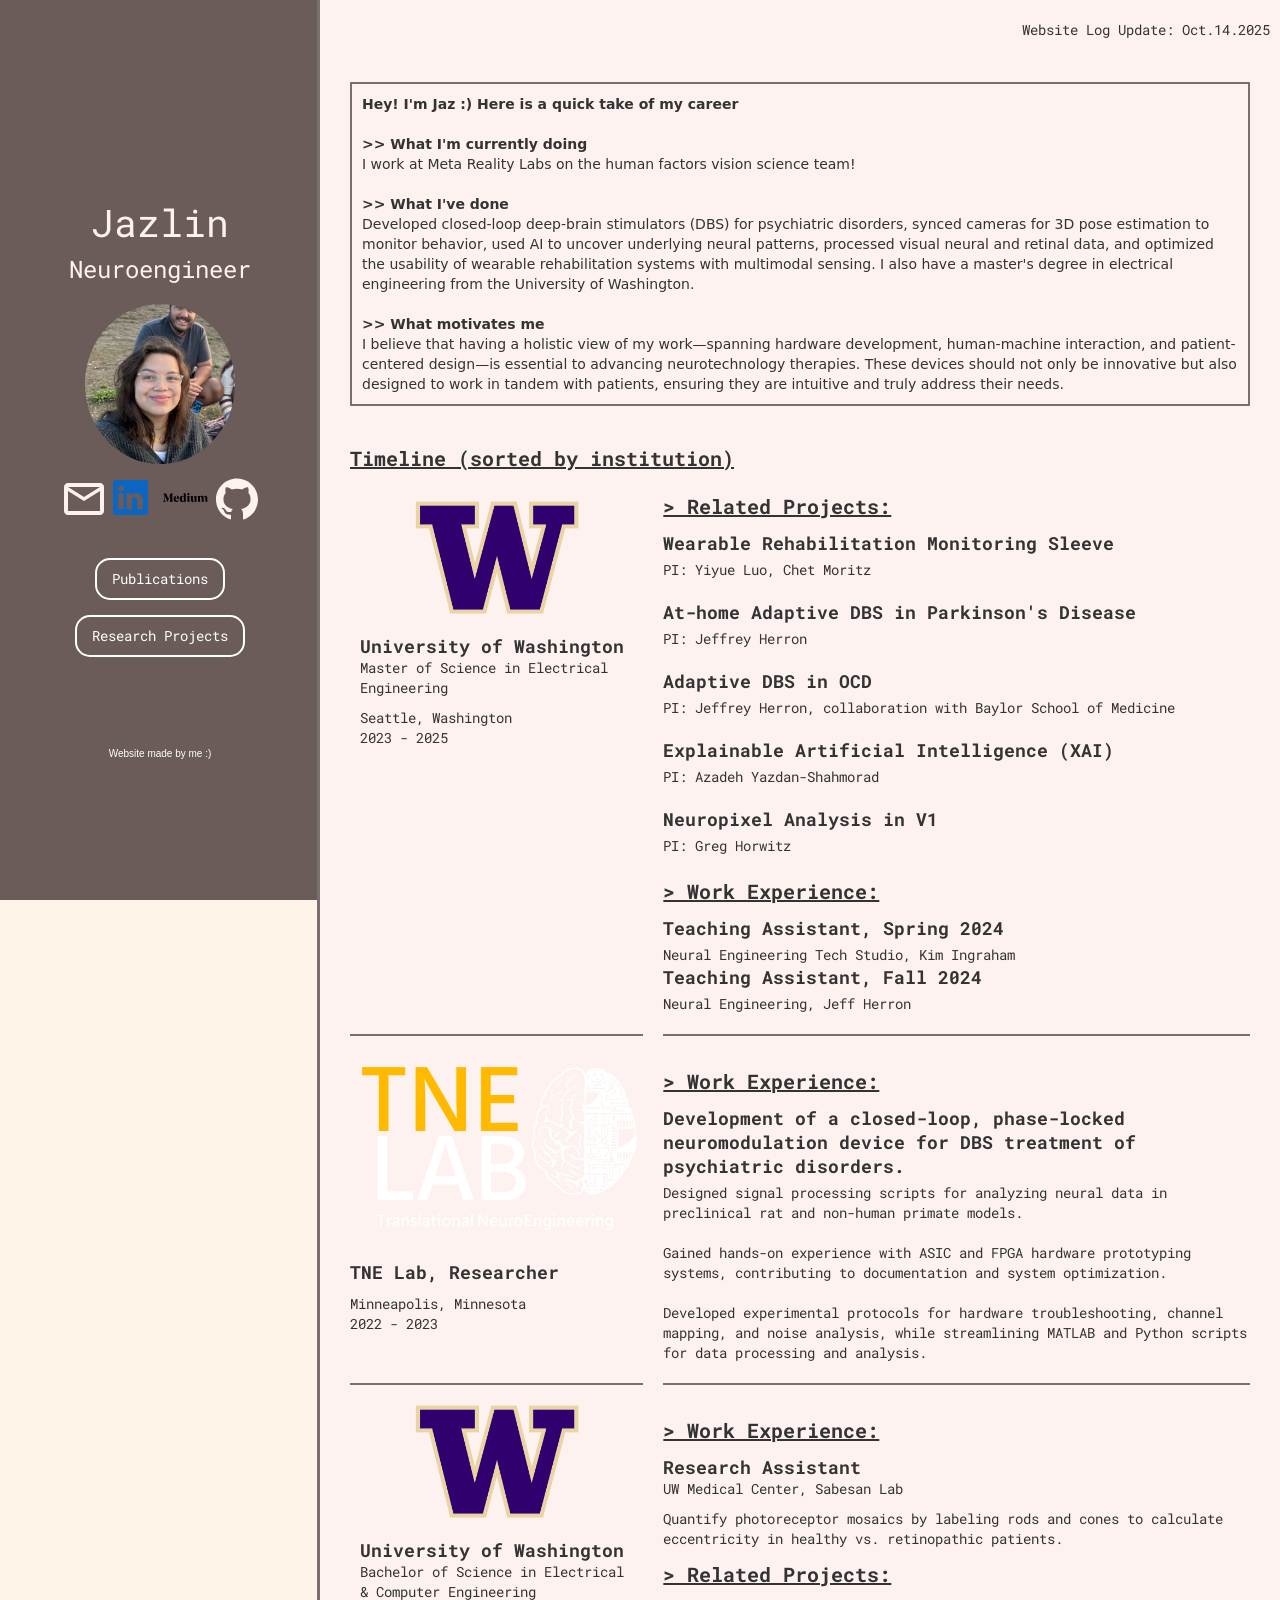
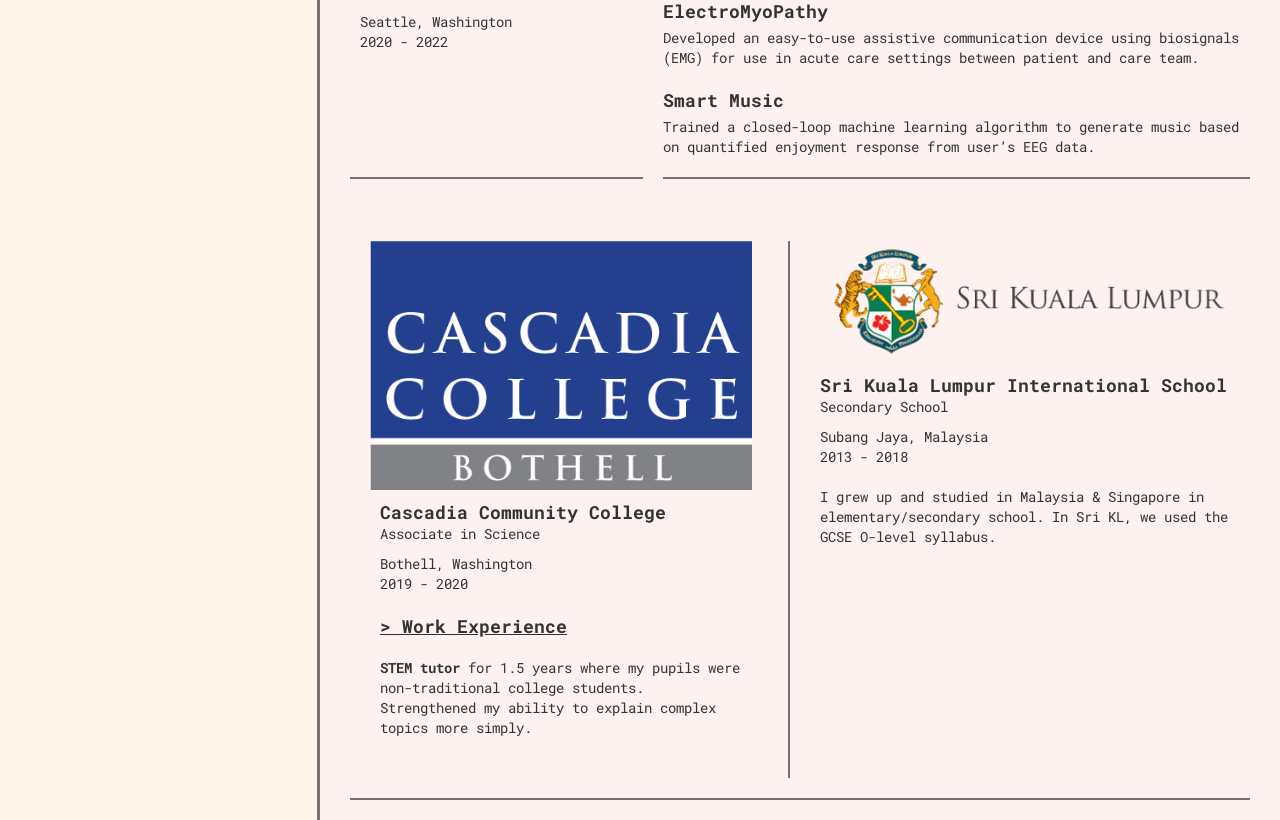
<file: index.html>
<!DOCTYPE html><!-- This site was created in Webflow. https://webflow.com --><!-- Last Published: Mon Dec 15 2025 22:40:54 GMT+0000 (Coordinated Universal Time) --><html data-wf-domain="www.jazlintaylor.com" data-wf-page="65bc3a12d6d574a8e143085f" data-wf-site="65bc3a12d6d574a8e143085c"><head><meta charset="utf-8"/><link href="https://cdn.prod.website-files.com" rel="preconnect" crossorigin="anonymous"/><title>I&#x27;m Jazlin!</title><meta content="I&#x27;m a neural engineering graduate student in Seattle, currently researching neural interfaces within the therapeutic realm." name="description"/><meta content="width=device-width, initial-scale=1" name="viewport"/><meta content="Webflow" name="generator"/><link href="../cdn.prod.website-files.com/65bc3a12d6d574a8e143085c/css/v1-page.webflow.shared.fcaccbf80.css" rel="stylesheet" type="text/css"/><link href="https://fonts.googleapis.com" rel="preconnect"/><link href="https://fonts.gstatic.com" rel="preconnect" crossorigin="anonymous"/><script src="../ajax.googleapis.com/ajax/libs/webfont/1.6.26/webfont.js" type="text/javascript"></script><script type="text/javascript">WebFont.load({  google: {    families: ["Vollkorn:400,400italic,700,700italic","Roboto Mono:regular","Roboto Mono:regular,700"]  }});</script><script type="text/javascript">!function(o,c){var n=c.documentElement,t=" w-mod-";n.className+=t+"js",("ontouchstart"in o||o.DocumentTouch&&c instanceof DocumentTouch)&&(n.className+=t+"touch")}(window,document);</script><link href="../cdn.prod.website-files.com/img/favicon.ico" rel="shortcut icon" type="image/x-icon"/><link href="../cdn.prod.website-files.com/img/webclip.png" rel="apple-touch-icon"/></head><body class="body"><div class="div-block-4"><div class="columns-7 w-row"><div class="sidebarcol w-col w-col-3"><section class="section"><a href="/" class="hyperlinks w-inline-block"><div class="w-layout-blockcontainer container-8 w-container"><h1 class="heading-2"><br/>Jazlin</h1><h3 class="heading-3">Neuroengineer</h3><img src="../cdn.prod.website-files.com/65bc3a12d6d574a8e143085c/65fb485accafe14ab0416cc0_IMG_3135.jpg" loading="lazy" width="150" sizes="150px" alt="" srcset="../cdn.prod.website-files.com/65bc3a12d6d574a8e143085c/65fb485accafe14ab0416cc0_IMG_3135-p-500.jpg 500w, ../cdn.prod.website-files.com/65bc3a12d6d574a8e143085c/65fb485accafe14ab0416cc0_IMG_3135-p-800.jpg 800w, ../cdn.prod.website-files.com/65bc3a12d6d574a8e143085c/65fb485accafe14ab0416cc0_IMG_3135-p-1080.jpg 1080w, ../cdn.prod.website-files.com/65bc3a12d6d574a8e143085c/65fb485accafe14ab0416cc0_IMG_3135-p-1600.jpg 1600w, ../cdn.prod.website-files.com/65bc3a12d6d574a8e143085c/65fb485accafe14ab0416cc0_IMG_3135-p-2000.jpg 2000w, ../cdn.prod.website-files.com/65bc3a12d6d574a8e143085c/65fb485accafe14ab0416cc0_IMG_3135.jpg 2519w" class="image-2"/></div></a><div class="ext-link-icons"><a href="mailto:jazlinptaylor@gmail.com?subject=Friendly%20Introduction" class="w-inline-block"><svg xmlns="http://www.w3.org/2000/svg" width="48" height="48" viewBox="0 0 24 24" fill="none" app="ikonik" class="ikonik-02ltp"><defs app="ikonik"><clipPath app="ikonik"><rect width="24" height="24" fill="currentColor" app="ikonik" class="rect-8vukr"></rect></clipPath></defs><g clip-path="url(#clip0_6_8512)" app="ikonik"><path d="M20 4H4C2.9 4 2.01 4.9 2.01 6L2 18C2 19.1 2.9 20 4 20H20C21.1 20 22 19.1 22 18V6C22 4.9 21.1 4 20 4ZM20 18H4V8L12 13L20 8V18ZM12 11L4 6H20L12 11Z" fill="currentColor" app="ikonik" class="path-7a3he"></path></g></svg></a><a href="https://www.linkedin.com/in/jazlin-taylor/" target="_blank" class="w-inline-block"><svg xmlns="http://www.w3.org/2000/svg" width="45" height="45" viewBox="0 0 24 24" fill="currentColor" app="ikonik" class="ikonik-hkbuv"><path d="M22.23 0H1.77C.8 0 0 .77 0 1.72v20.56C0 23.23.8 24 1.77 24h20.46c.98 0 1.77-.77 1.77-1.72V1.72C24 .77 23.2 0 22.23 0zM7.27 20.1H3.65V9.24h3.62V20.1zM5.47 7.76h-.03c-1.22 0-2-.83-2-1.87 0-1.06.8-1.87 2.05-1.87 1.24 0 2 .8 2.02 1.87 0 1.04-.78 1.87-2.05 1.87zM20.34 20.1h-3.63v-5.8c0-1.45-.52-2.45-1.83-2.45-1 0-1.6.67-1.87 1.32-.1.23-.11.55-.11.88v6.05H9.28s.05-9.82 0-10.84h3.63v1.54a3.6 3.6 0 0 1 3.26-1.8c2.39 0 4.18 1.56 4.18 4.89v6.21z" app="ikonik"></path></svg></a><a href="https://medium.com/@jazlinptaylor" target="_blank" class="w-inline-block"><svg xmlns="http://www.w3.org/2000/svg" width="45" height="45" viewBox="0 0 1024 1024" app="ikonik" class="ikonik-xnq1p"><path fill="currentColor" d="M517.2 590.55c0 3.55 0 4.36 2.4 6.55l13.43 13.25v.57h-59.57v-25.47a41.44 41.44 0 0 1-39.5 27.65c-30.61 0-52.84-24.25-52.84-68.87 0-41.8 23.99-69.69 57.65-69.69a35.15 35.15 0 0 1 34.61 21.67v-56.19a6.99 6.99 0 0 0-2.71-6.79l-12.8-12.45v-.56l59.33-7.04v177.37zm-43.74-8.09v-83.83a22.2 22.2 0 0 0-17.74-8.4c-14.48 0-28.47 13.25-28.47 52.62 0 36.86 12.07 49.88 27.1 49.88a23.91 23.91 0 0 0 19.11-10.27zm83.23 28.46V497.74a7.65 7.65 0 0 0-2.4-6.79l-13.19-13.74v-.57h59.56v114.8c0 3.55 0 4.36 2.4 6.54l13.12 12.45v.57l-59.49-.08zm-2.16-175.67c0-13.4 10.74-24.25 23.99-24.25 13.25 0 23.98 10.86 23.98 24.25 0 13.4-10.73 24.25-23.98 24.25s-23.99-10.85-23.99-24.25zm206.83 155.06c0 3.55 0 4.6 2.4 6.79l13.43 13.25v.57h-59.88V581.9a43.4 43.4 0 0 1-41.01 31.2c-26.55 0-40.78-19.56-40.78-56.59 0-17.86 0-37.43.56-59.41a6.91 6.91 0 0 0-2.4-6.55L620.5 477.2v-.57h59.09v73.81c0 24.25 3.51 40.42 18.54 40.42a23.96 23.96 0 0 0 19.35-12.2v-80.85a7.65 7.65 0 0 0-2.4-6.79l-13.27-13.82v-.57h59.56V590.3zm202.76 20.6c0-4.36.8-59.97.8-72.75 0-24.25-3.76-40.98-20.63-40.98a26.7 26.7 0 0 0-21.19 11.64 99.68 99.68 0 0 1 2.4 23.04c0 16.81-.56 38.23-.8 59.66a6.91 6.91 0 0 0 2.4 6.55l13.43 12.45v.56h-60.12c0-4.04.8-59.98.8-72.76 0-24.65-3.76-40.98-20.39-40.98-8.2.3-15.68 4.8-19.83 11.96v82.46c0 3.56 0 4.37 2.4 6.55l13.11 12.45v.56h-59.48V498.15a7.65 7.65 0 0 0-2.4-6.8l-13.19-14.14v-.57H841v28.78c5.53-19 23.13-31.76 42.7-30.96 19.82 0 33.26 11.16 38.93 32.34a46.41 46.41 0 0 1 44.77-32.34c26.55 0 41.58 19.8 41.58 57.23 0 17.87-.56 38.24-.8 59.66a6.5 6.5 0 0 0 2.72 6.55l13.11 12.45v.57h-59.88zM215.87 593.3l17.66 17.05v.57h-89.62v-.57l17.99-17.05a6.91 6.91 0 0 0 2.4-6.55V477.69c0-4.6 0-10.83.8-16.16L104.66 613.1h-.72l-62.6-139.45c-1.37-3.47-1.77-3.72-2.65-6.06v91.43a32.08 32.08 0 0 0 2.96 17.87l25.19 33.46v.57H0v-.57l25.18-33.55a32.16 32.16 0 0 0 2.96-17.78V457.97A19.71 19.71 0 0 0 24 444.15L6.16 420.78v-.56h63.96l53.56 118.1 47.17-118.1h62.6v.56l-17.58 19.8a6.99 6.99 0 0 0-2.72 6.8v139.37a6.5 6.5 0 0 0 2.72 6.55zm70.11-54.65v.56c0 34.6 17.67 48.5 38.38 48.5a43.5 43.5 0 0 0 40.77-24.97h.56c-7.2 34.2-28.14 50.36-59.48 50.36-33.82 0-65.72-20.61-65.72-68.39 0-50.2 31.98-70.25 67.32-70.25 28.46 0 58.76 13.58 58.76 57.24v6.95h-80.59zm0-6.95h39.42v-7.04c0-35.57-7.28-45.03-18.23-45.03-13.27 0-21.35 14.15-21.35 52.07h.16z" app="ikonik" class="path-ownuyg"></path></svg></a><a href="https://github.com/jazlintaylor" target="_blank" class="w-inline-block"><svg xmlns="http://www.w3.org/2000/svg" width="48" height="48" viewBox="0 0 1024 1024" app="ikonik" class="ikonik-5zsbz"><path fill="currentColor" d="M511.6 76.3C264.3 76.2 64 276.4 64 523.5 64 718.9 189.3 885 363.8 946c23.5 5.9 19.9-10.8 19.9-22.2v-77.5c-135.7 15.9-141.2-73.9-150.3-88.9C215 726 171.5 718 184.5 703c30.9-15.9 62.4 4 98.9 57.9 26.4 39.1 77.9 32.5 104 26 5.7-23.5 17.9-44.5 34.7-60.8-140.6-25.2-199.2-111-199.2-213 0-49.5 16.3-95 48.3-131.7-20.4-60.5 1.9-112.3 4.9-120 58.1-5.2 118.5 41.6 123.2 45.3 33-8.9 70.7-13.6 112.9-13.6 42.4 0 80.2 4.9 113.5 13.9 11.3-8.6 67.3-48.8 121.3-43.9 2.9 7.7 24.7 58.3 5.5 118 32.4 36.8 48.9 82.7 48.9 132.3 0 102.2-59 188.1-200 212.9a127.5 127.5 0 0 1 38.1 91v112.5c.8 9 0 17.9 15 17.9 177.1-59.7 304.6-227 304.6-424.1 0-247.2-200.4-447.3-447.5-447.3z" app="ikonik" class="path-3x7a3"></path></svg></a></div><div class="w-layout-blockcontainer container-3 w-container"><a href="publications.html" class="button-4 w-button">Publications</a><a href="/projects.html" class="button-4 w-button">Research Projects</a></div></section><div class="text-block-18">Website made by me :)</div></div><div class="column-2 w-col w-col-9"><div class="text-block-19">Website Log Update: Oct.14.2025</div><div class="w-layout-blockcontainer about w-container"><div class="div-block-9"><p class="paragraph-5"><strong>Hey! I&#x27;m Jaz :) Here is a quick take of my career<br/>‍<br/></strong><a href="index.html#" class="link-5"><strong>&gt;&gt; What I&#x27;m currently doing<br/></strong>I work at Meta Reality Labs on the human factors vision science team!</a><br/>‍<br/></p></div><div><p class="paragraph-6"><a href="/projects.html" class="link-6"><strong>&gt;&gt; What I&#x27;ve done<br/></strong></a>Developed closed-loop deep-brain stimulators (DBS) for psychiatric disorders, synced cameras for 3D pose estimation to monitor behavior, used AI to uncover underlying neural patterns, processed visual neural and retinal data, and optimized the usability of wearable rehabilitation systems with multimodal sensing. I also have a master&#x27;s degree in electrical engineering from the University of Washington.<br/>‍<br/><strong>&gt;&gt; What motivates me<br/></strong>I believe that having a holistic view of my work—spanning hardware development, human-machine interaction, and patient-centered design—is essential to advancing neurotechnology therapies. These devices should not only be innovative but also designed to work in tandem with patients, ensuring they are intuitive and truly address their needs.<br/></p></div></div><div class="text-block"><strong>Timeline (sorted by institution)</strong></div><div id="w-node-e664643b-b49e-4df2-ad5e-c16979424c11-e143085f" class="w-layout-layout quick-stack wf-layout-layout"><div id="msee" class="w-layout-cell cell-2 w-node-e664643b-b49e-4df2-ad5e-c16979424c12-e143085f"><div class="xp-card w-richtext"><figure class="w-richtext-align-center w-richtext-figure-type-image"><div><img src="../cdn.prod.website-files.com/65bc3a12d6d574a8e143085c/66011c702b1da9ffb81031d7_1200px-Washington_Huskies_logo.svg.png" alt="Washington Huskies - Wikipedia"/></div></figure><h4 class="heading-15">University of Washington</h4><h5 class="heading-14">Master of Science in Electrical Engineering</h5><p class="paragraph-4">Seattle, Washington<br/>2023 - 2025</p></div></div><div class="w-layout-cell cell"><div class="div-block-10"><h3 class="related-x">&gt; Related Projects:</h3><a href="projects.html#WIL" class="link-block-2 w-inline-block"><h4 class="sub-title">Wearable Rehabilitation Monitoring Sleeve</h4><div class="desc">PI: Yiyue Luo, Chet Moritz</div></a><a href="/projects.html#aDBShome" class="link-block-2 w-inline-block"><h4 class="sub-title">At-home Adaptive DBS in Parkinson&#x27;s Disease</h4><div class="desc">PI: Jeffrey Herron</div></a><a href="/projects.html#dbs-ocd" class="link-block-2 w-inline-block"><h4 class="sub-title">Adaptive DBS in OCD</h4><div class="desc">PI: Jeffrey Herron, collaboration with Baylor School of Medicine</div></a><a href="/projects.html#XAI" class="link-block-3 w-inline-block"><h4 class="sub-title">Explainable Artificial Intelligence (XAI)</h4><div class="desc">PI: Azadeh Yazdan-Shahmorad</div></a><a href="/projects.html#neuropix" class="link-block-4 w-inline-block"><h4 class="sub-title">Neuropixel Analysis in V1</h4><div class="desc">PI: Greg Horwitz</div></a><h3 class="related-x">&gt; Work Experience:</h3><h4 class="sub-title">Teaching Assistant, Spring 2024</h4><div class="desc">Neural Engineering Tech Studio, Kim Ingraham</div><h4 class="sub-title">Teaching Assistant, Fall 2024</h4><div class="desc">Neural Engineering, Jeff Herron</div></div></div><div class="w-layout-cell cell-8"><div class="div-block-11"><a href="https://tnelab.org" target="_blank" class="w-inline-block"><img src="../cdn.prod.website-files.com/65bc3a12d6d574a8e143085c/66011e0fb2df9b4e3903c8a1_logo.png" loading="lazy" sizes="(max-width: 479px) 96vw, (max-width: 767px) 97vw, (max-width: 1369px) 73vw, 1000px" srcset="../cdn.prod.website-files.com/65bc3a12d6d574a8e143085c/66011e0fb2df9b4e3903c8a1_logo-p-500.png 500w, ../cdn.prod.website-files.com/65bc3a12d6d574a8e143085c/66011e0fb2df9b4e3903c8a1_logo-p-800.png 800w, ../cdn.prod.website-files.com/65bc3a12d6d574a8e143085c/66011e0fb2df9b4e3903c8a1_logo.png 1000w" alt=""/></a><h4 class="heading-21">TNE Lab, Researcher</h4><div class="text-block-17">Minneapolis, Minnesota<br/>2022 - 2023</div></div></div><div class="w-layout-cell cell-7"><div class="div-block-10"><h3 class="related-x-copy">&gt; Work Experience:</h3><a href="/publications.html" target="_blank" class="link-block-7 w-inline-block"><h4 class="sub-title">Development of a closed-loop, phase-locked neuromodulation device for DBS treatment of psychiatric disorders.</h4></a><div class="desc">Designed signal processing scripts for analyzing neural data in preclinical rat and non-human primate models.<br/><br/>Gained hands-on experience with ASIC and FPGA hardware prototyping systems, contributing to documentation and system optimization.<br/><br/>Developed experimental protocols for hardware troubleshooting, channel mapping, and noise analysis, while streamlining MATLAB and Python scripts for data processing and analysis.<br/>‍</div></div></div><div class="w-layout-cell cell-10"><div class="rich-text-block w-richtext"><figure class="w-richtext-align-center w-richtext-figure-type-image"><div><img src="../cdn.prod.website-files.com/65bc3a12d6d574a8e143085c/66011c702b1da9ffb81031d7_1200px-Washington_Huskies_logo.svg.png" alt="Washington Huskies - Wikipedia"/></div></figure><h4 class="heading-15">University of Washington</h4><h5 class="heading-14">Bachelor of Science in Electrical &amp; Computer Engineering</h5><p class="paragraph-4">Seattle, Washington<br/>2020 - 2022</p></div></div><div class="w-layout-cell cell-9"><div><h3 class="related-x-copy">&gt; Work Experience:</h3><h4 class="sub-title">Research Assistant</h4><div class="desc-copy">UW Medical Center, Sabesan Lab</div><div class="desc">Quantify photoreceptor mosaics by labeling rods and cones to calculate eccentricity in healthy vs. retinopathic patients.</div><h3 class="related-x-copy">&gt; Related Projects:</h3><a href="/projects.html#emp" class="link-block-5 w-inline-block"><h4 class="sub-title">ElectroMyoPathy</h4><div class="desc">Developed an easy-to-use assistive communication device using biosignals (EMG) for use in acute care settings between patient and care team.</div></a><a href="/projects.html#smart-music" class="link-block-6 w-inline-block"><h4 class="sub-title">Smart Music</h4><div class="desc">Trained a closed-loop machine learning algorithm to generate music based on quantified enjoyment response from user’s EEG data.</div></a></div></div></div><div id="w-node-dc9f41ea-33c1-c811-48cf-6d2dd287c428-e143085f" class="w-layout-layout quick-stack-4 wf-layout-layout"><div class="w-layout-cell cell-11"><img src="../cdn.prod.website-files.com/65bc3a12d6d574a8e143085c/6636a0f0ebe8b6afa7d256fd_Cascadia_Logo.png" loading="lazy" alt=""/><div class="rich-text-block w-richtext"><h4 class="heading-15">Cascadia Community College</h4><h5 class="heading-14">Associate in Science</h5><p class="paragraph-4">Bothell, Washington<br/>2019 - 2020</p><h4 class="paragraph-4-copy">&gt; Work Experience</h4><p class="paragraph-7"><strong>STEM tutor</strong> for 1.5 years where my pupils were non-traditional college students. Strengthened my ability to explain complex topics more simply.</p><p>‍</p></div></div><div class="w-layout-cell"><img src="../cdn.prod.website-files.com/65bc3a12d6d574a8e143085c/6636a1feebe8b6afa7d33459_srikl_logo.png" loading="lazy" alt=""/><div class="rich-text-block w-richtext"><h4 class="heading-15">Sri Kuala Lumpur International School</h4><h5 class="heading-14">Secondary School</h5><p class="paragraph-4">Subang Jaya, Malaysia<br/>2013 - 2018</p><p class="paragraph-4">I grew up and studied in Malaysia &amp; Singapore in elementary/secondary school. In Sri KL, we used the GCSE O-level syllabus.</p></div></div></div></div></div></div><script src="https://d3e54v103j8qbb.cloudfront.net/js/jquery-3.5.1.min.dc5e7f18c8.js?site=65bc3a12d6d574a8e143085c" type="text/javascript" integrity="sha256-9/aliU8dGd2tb6OSsuzixeV4y/faTqgFtohetphbbj0=" crossorigin="anonymous"></script><script src="../cdn.prod.website-files.com/65bc3a12d6d574a8e143085c/js/webflow.schunk.9f1590a66044975c.js" type="text/javascript"></script><script src="../cdn.prod.website-files.com/65bc3a12d6d574a8e143085c/js/webflow.751e0867.148dc658e77a3916.js" type="text/javascript"></script></body></html>
</file>
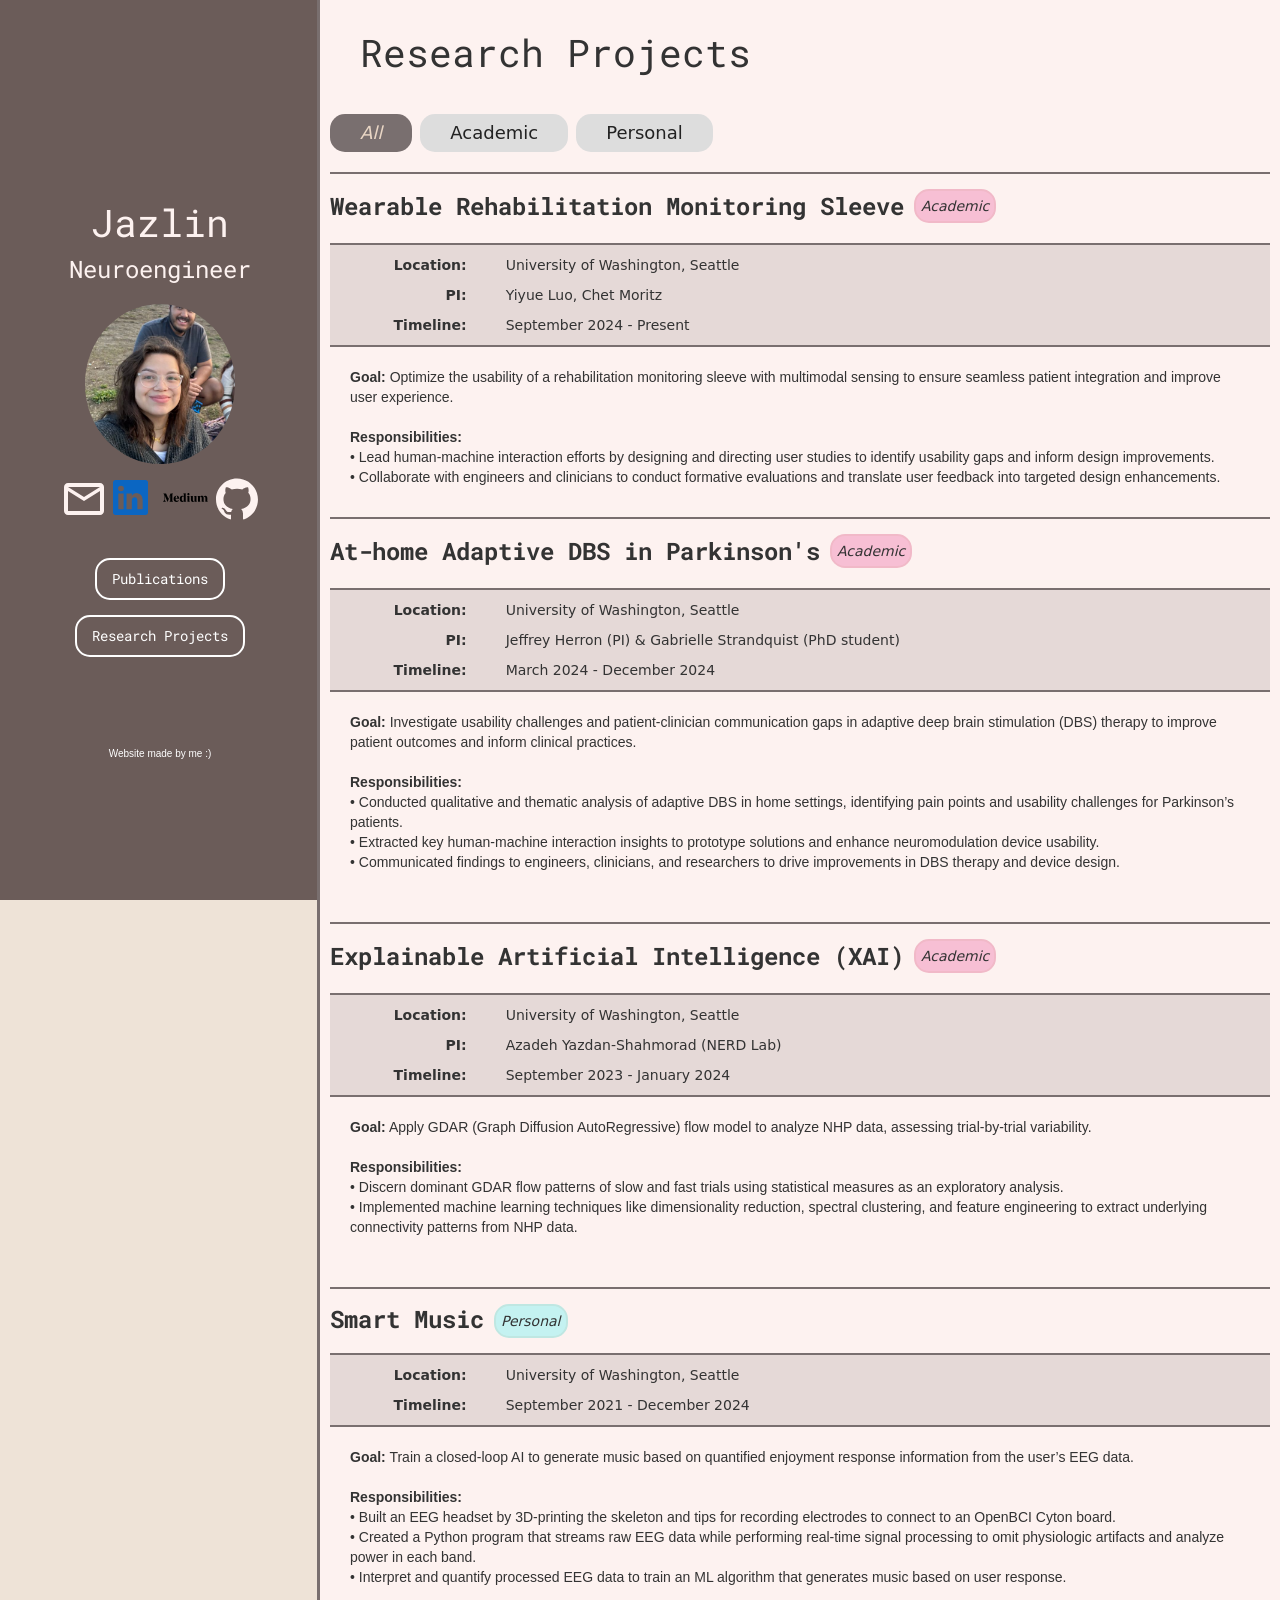
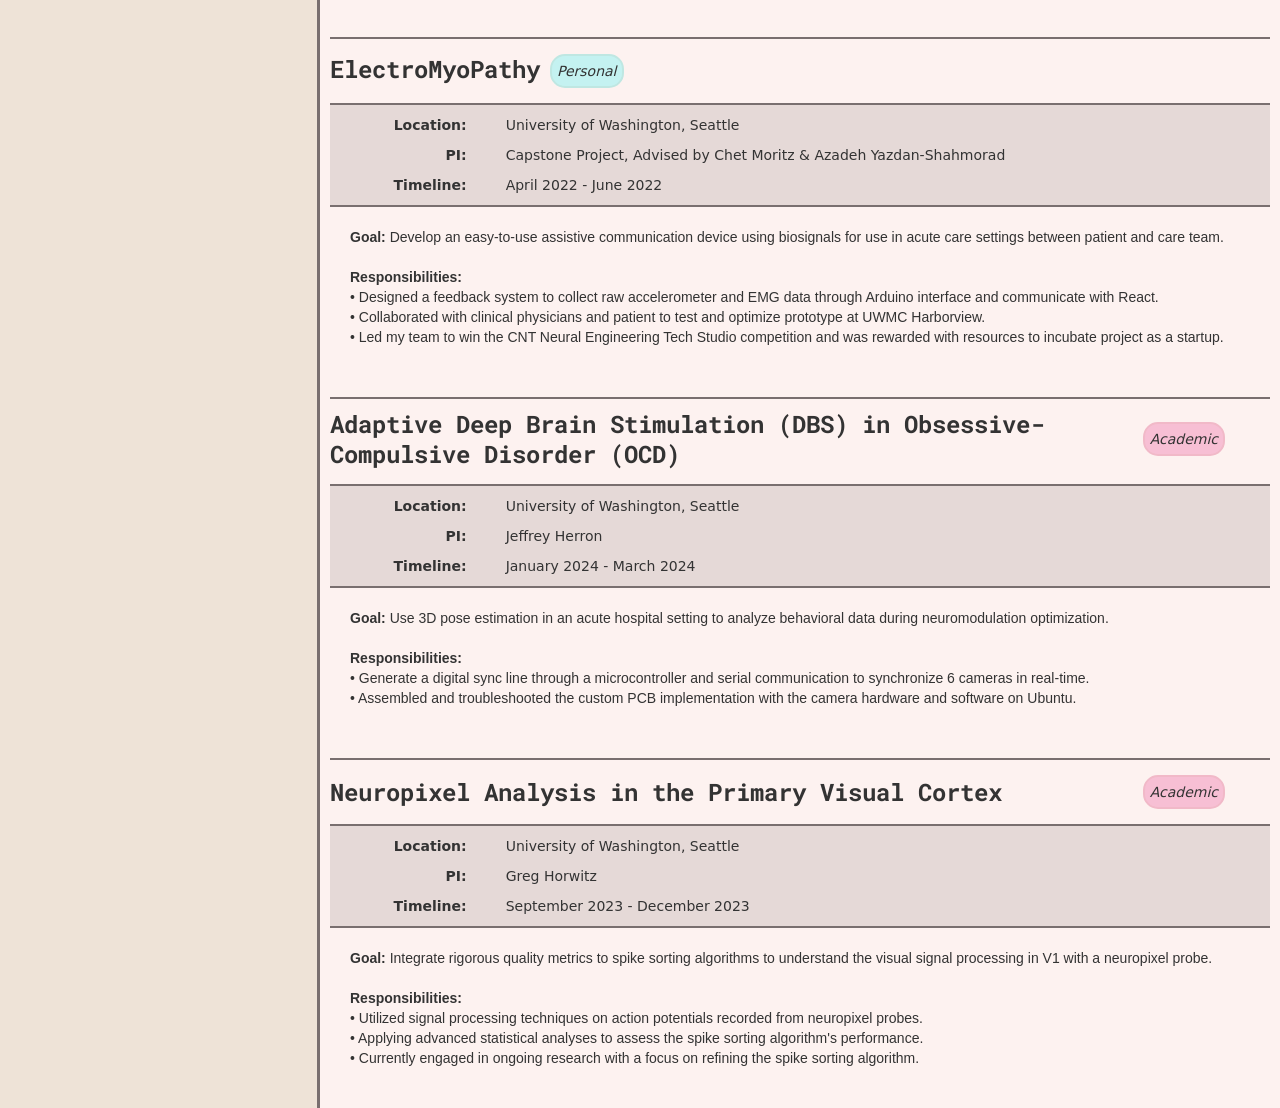
<file: projects.html>
<!DOCTYPE html><!-- This site was created in Webflow. https://webflow.com --><!-- Last Published: Mon Dec 15 2025 22:40:54 GMT+0000 (Coordinated Universal Time) --><html data-wf-domain="www.jazlintaylor.com" data-wf-page="65fb6b8935223f60232d6033" data-wf-site="65bc3a12d6d574a8e143085c"><head><meta charset="utf-8"/><link href="https://cdn.prod.website-files.com" rel="preconnect" crossorigin="anonymous"/><title>Research Projects</title><meta content="Research Projects" property="og:title"/><meta content="Research Projects" name="twitter:title"/><meta content="width=device-width, initial-scale=1" name="viewport"/><meta content="Webflow" name="generator"/><link href="../cdn.prod.website-files.com/65bc3a12d6d574a8e143085c/css/v1-page.webflow.shared.fcaccbf80.css" rel="stylesheet" type="text/css"/><link href="https://fonts.googleapis.com" rel="preconnect"/><link href="https://fonts.gstatic.com" rel="preconnect" crossorigin="anonymous"/><script src="../ajax.googleapis.com/ajax/libs/webfont/1.6.26/webfont.js" type="text/javascript"></script><script type="text/javascript">WebFont.load({  google: {    families: ["Vollkorn:400,400italic,700,700italic","Roboto Mono:regular","Roboto Mono:regular,700"]  }});</script><script type="text/javascript">!function(o,c){var n=c.documentElement,t=" w-mod-";n.className+=t+"js",("ontouchstart"in o||o.DocumentTouch&&c instanceof DocumentTouch)&&(n.className+=t+"touch")}(window,document);</script><link href="../cdn.prod.website-files.com/img/favicon.ico" rel="shortcut icon" type="image/x-icon"/><link href="../cdn.prod.website-files.com/img/webclip.png" rel="apple-touch-icon"/></head><body class="body-4"><div class="div-block-5"><div class="columns-8 w-row"><div class="sidebarcol w-col w-col-3"><section class="section"><a href="/" class="hyperlinks w-inline-block"><div class="w-layout-blockcontainer container-8 w-container"><h1 class="heading-2"><br/>Jazlin</h1><h3 class="heading-3">Neuroengineer</h3><img src="../cdn.prod.website-files.com/65bc3a12d6d574a8e143085c/65fb485accafe14ab0416cc0_IMG_3135.jpg" loading="lazy" width="150" sizes="150px" alt="" srcset="../cdn.prod.website-files.com/65bc3a12d6d574a8e143085c/65fb485accafe14ab0416cc0_IMG_3135-p-500.jpg 500w, ../cdn.prod.website-files.com/65bc3a12d6d574a8e143085c/65fb485accafe14ab0416cc0_IMG_3135-p-800.jpg 800w, ../cdn.prod.website-files.com/65bc3a12d6d574a8e143085c/65fb485accafe14ab0416cc0_IMG_3135-p-1080.jpg 1080w, ../cdn.prod.website-files.com/65bc3a12d6d574a8e143085c/65fb485accafe14ab0416cc0_IMG_3135-p-1600.jpg 1600w, ../cdn.prod.website-files.com/65bc3a12d6d574a8e143085c/65fb485accafe14ab0416cc0_IMG_3135-p-2000.jpg 2000w, ../cdn.prod.website-files.com/65bc3a12d6d574a8e143085c/65fb485accafe14ab0416cc0_IMG_3135.jpg 2519w" class="image-2"/></div></a><div class="ext-link-icons"><a href="mailto:jazlinptaylor@gmail.com?subject=Friendly%20Introduction" class="w-inline-block"><svg xmlns="http://www.w3.org/2000/svg" width="48" height="48" viewBox="0 0 24 24" fill="none" app="ikonik" class="ikonik-02ltp"><defs app="ikonik"><clipPath app="ikonik"><rect width="24" height="24" fill="currentColor" app="ikonik" class="rect-8vukr"></rect></clipPath></defs><g clip-path="url(#clip0_6_8512)" app="ikonik"><path d="M20 4H4C2.9 4 2.01 4.9 2.01 6L2 18C2 19.1 2.9 20 4 20H20C21.1 20 22 19.1 22 18V6C22 4.9 21.1 4 20 4ZM20 18H4V8L12 13L20 8V18ZM12 11L4 6H20L12 11Z" fill="currentColor" app="ikonik" class="path-7a3he"></path></g></svg></a><a href="https://www.linkedin.com/in/jazlin-taylor/" target="_blank" class="w-inline-block"><svg xmlns="http://www.w3.org/2000/svg" width="45" height="45" viewBox="0 0 24 24" fill="currentColor" app="ikonik" class="ikonik-hkbuv"><path d="M22.23 0H1.77C.8 0 0 .77 0 1.72v20.56C0 23.23.8 24 1.77 24h20.46c.98 0 1.77-.77 1.77-1.72V1.72C24 .77 23.2 0 22.23 0zM7.27 20.1H3.65V9.24h3.62V20.1zM5.47 7.76h-.03c-1.22 0-2-.83-2-1.87 0-1.06.8-1.87 2.05-1.87 1.24 0 2 .8 2.02 1.87 0 1.04-.78 1.87-2.05 1.87zM20.34 20.1h-3.63v-5.8c0-1.45-.52-2.45-1.83-2.45-1 0-1.6.67-1.87 1.32-.1.23-.11.55-.11.88v6.05H9.28s.05-9.82 0-10.84h3.63v1.54a3.6 3.6 0 0 1 3.26-1.8c2.39 0 4.18 1.56 4.18 4.89v6.21z" app="ikonik"></path></svg></a><a href="https://medium.com/@jazlinptaylor" target="_blank" class="w-inline-block"><svg xmlns="http://www.w3.org/2000/svg" width="45" height="45" viewBox="0 0 1024 1024" app="ikonik" class="ikonik-xnq1p"><path fill="currentColor" d="M517.2 590.55c0 3.55 0 4.36 2.4 6.55l13.43 13.25v.57h-59.57v-25.47a41.44 41.44 0 0 1-39.5 27.65c-30.61 0-52.84-24.25-52.84-68.87 0-41.8 23.99-69.69 57.65-69.69a35.15 35.15 0 0 1 34.61 21.67v-56.19a6.99 6.99 0 0 0-2.71-6.79l-12.8-12.45v-.56l59.33-7.04v177.37zm-43.74-8.09v-83.83a22.2 22.2 0 0 0-17.74-8.4c-14.48 0-28.47 13.25-28.47 52.62 0 36.86 12.07 49.88 27.1 49.88a23.91 23.91 0 0 0 19.11-10.27zm83.23 28.46V497.74a7.65 7.65 0 0 0-2.4-6.79l-13.19-13.74v-.57h59.56v114.8c0 3.55 0 4.36 2.4 6.54l13.12 12.45v.57l-59.49-.08zm-2.16-175.67c0-13.4 10.74-24.25 23.99-24.25 13.25 0 23.98 10.86 23.98 24.25 0 13.4-10.73 24.25-23.98 24.25s-23.99-10.85-23.99-24.25zm206.83 155.06c0 3.55 0 4.6 2.4 6.79l13.43 13.25v.57h-59.88V581.9a43.4 43.4 0 0 1-41.01 31.2c-26.55 0-40.78-19.56-40.78-56.59 0-17.86 0-37.43.56-59.41a6.91 6.91 0 0 0-2.4-6.55L620.5 477.2v-.57h59.09v73.81c0 24.25 3.51 40.42 18.54 40.42a23.96 23.96 0 0 0 19.35-12.2v-80.85a7.65 7.65 0 0 0-2.4-6.79l-13.27-13.82v-.57h59.56V590.3zm202.76 20.6c0-4.36.8-59.97.8-72.75 0-24.25-3.76-40.98-20.63-40.98a26.7 26.7 0 0 0-21.19 11.64 99.68 99.68 0 0 1 2.4 23.04c0 16.81-.56 38.23-.8 59.66a6.91 6.91 0 0 0 2.4 6.55l13.43 12.45v.56h-60.12c0-4.04.8-59.98.8-72.76 0-24.65-3.76-40.98-20.39-40.98-8.2.3-15.68 4.8-19.83 11.96v82.46c0 3.56 0 4.37 2.4 6.55l13.11 12.45v.56h-59.48V498.15a7.65 7.65 0 0 0-2.4-6.8l-13.19-14.14v-.57H841v28.78c5.53-19 23.13-31.76 42.7-30.96 19.82 0 33.26 11.16 38.93 32.34a46.41 46.41 0 0 1 44.77-32.34c26.55 0 41.58 19.8 41.58 57.23 0 17.87-.56 38.24-.8 59.66a6.5 6.5 0 0 0 2.72 6.55l13.11 12.45v.57h-59.88zM215.87 593.3l17.66 17.05v.57h-89.62v-.57l17.99-17.05a6.91 6.91 0 0 0 2.4-6.55V477.69c0-4.6 0-10.83.8-16.16L104.66 613.1h-.72l-62.6-139.45c-1.37-3.47-1.77-3.72-2.65-6.06v91.43a32.08 32.08 0 0 0 2.96 17.87l25.19 33.46v.57H0v-.57l25.18-33.55a32.16 32.16 0 0 0 2.96-17.78V457.97A19.71 19.71 0 0 0 24 444.15L6.16 420.78v-.56h63.96l53.56 118.1 47.17-118.1h62.6v.56l-17.58 19.8a6.99 6.99 0 0 0-2.72 6.8v139.37a6.5 6.5 0 0 0 2.72 6.55zm70.11-54.65v.56c0 34.6 17.67 48.5 38.38 48.5a43.5 43.5 0 0 0 40.77-24.97h.56c-7.2 34.2-28.14 50.36-59.48 50.36-33.82 0-65.72-20.61-65.72-68.39 0-50.2 31.98-70.25 67.32-70.25 28.46 0 58.76 13.58 58.76 57.24v6.95h-80.59zm0-6.95h39.42v-7.04c0-35.57-7.28-45.03-18.23-45.03-13.27 0-21.35 14.15-21.35 52.07h.16z" app="ikonik" class="path-ownuyg"></path></svg></a><a href="https://github.com/jazlintaylor" target="_blank" class="w-inline-block"><svg xmlns="http://www.w3.org/2000/svg" width="48" height="48" viewBox="0 0 1024 1024" app="ikonik" class="ikonik-5zsbz"><path fill="currentColor" d="M511.6 76.3C264.3 76.2 64 276.4 64 523.5 64 718.9 189.3 885 363.8 946c23.5 5.9 19.9-10.8 19.9-22.2v-77.5c-135.7 15.9-141.2-73.9-150.3-88.9C215 726 171.5 718 184.5 703c30.9-15.9 62.4 4 98.9 57.9 26.4 39.1 77.9 32.5 104 26 5.7-23.5 17.9-44.5 34.7-60.8-140.6-25.2-199.2-111-199.2-213 0-49.5 16.3-95 48.3-131.7-20.4-60.5 1.9-112.3 4.9-120 58.1-5.2 118.5 41.6 123.2 45.3 33-8.9 70.7-13.6 112.9-13.6 42.4 0 80.2 4.9 113.5 13.9 11.3-8.6 67.3-48.8 121.3-43.9 2.9 7.7 24.7 58.3 5.5 118 32.4 36.8 48.9 82.7 48.9 132.3 0 102.2-59 188.1-200 212.9a127.5 127.5 0 0 1 38.1 91v112.5c.8 9 0 17.9 15 17.9 177.1-59.7 304.6-227 304.6-424.1 0-247.2-200.4-447.3-447.5-447.3z" app="ikonik" class="path-3x7a3"></path></svg></a></div><div class="w-layout-blockcontainer container-3 w-container"><a href="publications.html" class="button-4 w-button">Publications</a><a href="/projects.html" class="button-4 w-button">Research Projects</a></div></section><div class="text-block-18">Website made by me :)</div></div><div class="column-2 w-col w-col-9"><div class="div-block-8"><div class="text-block-3">Research Projects</div></div><div data-current="All" data-easing="ease" data-duration-in="300" data-duration-out="100" class="w-tabs"><div class="tabs-menu w-tab-menu"><a data-w-tab="All" class="tab-link-all w-inline-block w-tab-link w--current"><div class="text-block-16">All</div></a><a data-w-tab="Academic" class="tab-link-academic w-inline-block w-tab-link"><div class="text-block-15">Academic</div></a><a data-w-tab="Personal" class="tab-link-personal w-inline-block w-tab-link"><div>Personal</div></a></div><div class="w-tab-content"><div data-w-tab="All" class="w-tab-pane w--tab-active"><div id="WIL" class="w-layout-blockcontainer project-insert w-container"><div class="div-block-6"><div class="header-tag w-row"><div class="column-7 w-col w-col-11"><h3 class="heading-6">Wearable Rehabilitation Monitoring Sleeve<br/></h3></div><div class="column-6 w-col w-col-1"><div class="rotation-tag">Academic</div></div></div></div><section class="section-6"><div class="columns-6 w-row"><div class="column-5 w-col w-col-2"><div class="text-block-11"><strong>Location:</strong></div></div><div class="w-col w-col-10"><div class="text-block-9">University of Washington, Seattle</div></div></div><div class="w-row"><div class="w-col w-col-2"><div class="text-block-11"><strong>PI:</strong></div></div><div class="w-col w-col-10"><div class="text-block-9">Yiyue Luo, Chet Moritz</div></div></div><div class="w-row"><div class="w-col w-col-2"><div class="text-block-11"><strong>Timeline:</strong></div></div><div class="w-col w-col-10"><div class="text-block-9">September 2024 - Present</div></div></div></section><div id="w-node-_0e9d511b-dde8-4eba-2557-6ba06a330f8a-232d6033" class="w-layout-layout event-info wf-layout-layout"><div class="w-layout-cell"><p><strong>Goal: </strong>Optimize the usability of a rehabilitation monitoring sleeve with multimodal sensing to ensure seamless patient integration and improve user experience.<br/><br/><strong>Responsibilities:</strong><br/>• Lead human-machine interaction efforts by designing and directing user studies to identify usability gaps and inform design improvements.<br/>• Collaborate with engineers and clinicians to conduct formative evaluations and translate user feedback into targeted design enhancements.<br/></p></div></div></div><div id="aDBShome" class="w-layout-blockcontainer project-insert w-container"><div class="div-block-6"><div class="header-tag w-row"><div class="column-7 w-col w-col-11"><h3 class="heading-6">At-home Adaptive DBS in Parkinson&#x27;s<br/></h3></div><div class="column-6 w-col w-col-1"><div class="rotation-tag">Academic</div></div></div></div><section class="section-6"><div class="columns-6 w-row"><div class="column-5 w-col w-col-2"><div class="text-block-11"><strong>Location:</strong></div></div><div class="w-col w-col-10"><div class="text-block-9">University of Washington, Seattle</div></div></div><div class="w-row"><div class="w-col w-col-2"><div class="text-block-11"><strong>PI:</strong></div></div><div class="w-col w-col-10"><div class="text-block-9">Jeffrey Herron (PI) &amp; Gabrielle Strandquist (PhD student)</div></div></div><div class="w-row"><div class="w-col w-col-2"><div class="text-block-11"><strong>Timeline:</strong></div></div><div class="w-col w-col-10"><div class="text-block-9">March 2024 - December 2024</div></div></div></section><div id="w-node-_442c2630-ad54-3114-e73c-7bb4b0408c7e-232d6033" class="w-layout-layout event-info wf-layout-layout"><div class="w-layout-cell"><p><strong>Goal:</strong> Investigate usability challenges and patient-clinician communication gaps in adaptive deep brain stimulation (DBS) therapy to improve patient outcomes and inform clinical practices.<br/><br/><strong>Responsibilities:</strong><br/>• Conducted qualitative and thematic analysis of adaptive DBS in home settings, identifying pain points and usability challenges for Parkinson’s patients.<br/>• Extracted key human-machine interaction insights to prototype solutions and enhance neuromodulation device usability.<br/>• Communicated findings to engineers, clinicians, and researchers to drive improvements in DBS therapy and device design.<br/><br/></p></div></div></div><div id="XAI" class="w-layout-blockcontainer project-insert w-container"><div class="div-block-6"><div class="header-tag w-row"><div class="column-7 w-col w-col-11"><h3 class="heading-6">Explainable Artificial Intelligence (XAI)<br/></h3></div><div class="column-6 w-col w-col-1"><div class="rotation-tag">Academic</div></div></div></div><section class="section-6"><div class="columns-6 w-row"><div class="column-5 w-col w-col-2"><div class="text-block-11"><strong>Location:</strong></div></div><div class="w-col w-col-10"><div class="text-block-9">University of Washington, Seattle</div></div></div><div class="w-row"><div class="w-col w-col-2"><div class="text-block-11"><strong>PI:</strong></div></div><div class="w-col w-col-10"><div class="text-block-9">Azadeh Yazdan-Shahmorad (NERD Lab)</div></div></div><div class="w-row"><div class="w-col w-col-2"><div class="text-block-11"><strong>Timeline:</strong></div></div><div class="w-col w-col-10"><div class="text-block-9">September 2023 - January 2024</div></div></div></section><div id="w-node-d9e0092b-6435-6bc8-2b30-bc90c6222513-232d6033" class="w-layout-layout event-info wf-layout-layout"><div class="w-layout-cell"><p><strong>Goal:</strong> Apply GDAR (Graph Diffusion AutoRegressive) flow model to analyze NHP data, assessing trial-by-trial variability.<br/>‍<br/><strong>Responsibilities:</strong><br/>• Discern dominant GDAR flow patterns of slow and fast trials using statistical measures as an exploratory analysis.<br/>• Implemented machine learning techniques like dimensionality reduction, spectral clustering, and feature engineering to extract underlying connectivity patterns from NHP data.<br/><br/></p></div></div></div><div id="smart-music" class="w-layout-blockcontainer project-insert w-container"><div class="div-block-6"><div class="header-tag w-row"><div class="column-7 w-col w-col-9"><h3 class="heading-6">Smart Music<br/></h3></div><div class="column-6 w-col w-col-3"><div class="personal-tag">Personal</div></div></div></div><section class="section-6"><div class="columns-6 w-row"><div class="column-5 w-col w-col-2"><div class="text-block-11"><strong>Location:</strong></div></div><div class="w-col w-col-10"><div class="text-block-9">University of Washington, Seattle</div></div></div><div class="w-row"><div class="w-col w-col-2"><div class="text-block-11"><strong>Timeline:</strong></div></div><div class="w-col w-col-10"><div class="text-block-9">September 2021 - December 2024</div></div></div></section><div id="w-node-_0a9ae48e-9224-66cd-62a9-72edad8f6f72-232d6033" class="w-layout-layout event-info wf-layout-layout"><div class="w-layout-cell"><p><strong>Goal:</strong> Train a closed-loop AI to generate music based on quantified enjoyment response information from the user’s EEG data.<br/>‍<br/><strong>Responsibilities:</strong><br/>• Built an EEG headset by 3D-printing the skeleton and tips for recording electrodes to connect to an OpenBCI Cyton board.<br/>• Created a Python program that streams raw EEG data while performing real-time signal processing to omit physiologic artifacts and analyze power in each band.<br/>• Interpret and quantify processed EEG data to train an ML algorithm that generates music based on user response.<br/><br/></p></div></div></div><div id="emp" class="w-layout-blockcontainer project-insert w-container"><div class="div-block-6"><div class="header-tag w-row"><div class="column-7 w-col w-col-9"><h3 class="heading-6">ElectroMyoPathy<br/></h3></div><div class="column-6 w-col w-col-3"><div class="personal-tag">Personal</div></div></div></div><section class="section-6"><div class="columns-6 w-row"><div class="column-5 w-col w-col-2"><div class="text-block-11"><strong class="bold-text">Location:</strong></div></div><div class="w-col w-col-10"><div class="text-block-9">University of Washington, Seattle</div></div></div><div class="w-row"><div class="w-col w-col-2"><div class="text-block-11"><strong>PI:</strong></div></div><div class="w-col w-col-10"><div class="text-block-9">Capstone Project, Advised by Chet Moritz &amp; Azadeh Yazdan-Shahmorad</div></div></div><div class="w-row"><div class="w-col w-col-2"><div class="text-block-11"><strong>Timeline:</strong></div></div><div class="w-col w-col-10"><div class="text-block-9">April 2022 - June 2022</div></div></div></section><div id="w-node-_9cc330cf-af7f-26b5-494c-7347e1437d57-232d6033" class="w-layout-layout event-info wf-layout-layout"><div class="w-layout-cell"><p><strong>Goal:</strong> Develop an easy-to-use assistive communication device using biosignals for use in acute care settings between patient and care team.<br/>‍<br/><strong>Responsibilities:</strong><br/>• Designed a feedback system to collect raw accelerometer and EMG data through Arduino interface and communicate with React.<br/>• Collaborated with clinical physicians and patient to test and optimize prototype at UWMC Harborview.<br/>• Led my team to win the CNT Neural Engineering Tech Studio competition and was rewarded with resources to incubate project as a startup.<br/><br/></p></div></div></div><aside id="dbs-ocd" class="w-layout-blockcontainer project-insert w-container"><div class="div-block-6"><div class="longheader w-row"><div class="column-7 w-col w-col-11"><h3 class="long-text">Adaptive Deep Brain Stimulation (DBS) in Obsessive-Compulsive Disorder (OCD)<br/></h3></div><div class="column-6 w-col w-col-1"><div class="rotation-tag">Academic</div></div></div></div><section class="section-6"><div class="columns-6 w-row"><div class="column-5 w-col w-col-2"><div class="text-block-11"><strong>Location:</strong></div></div><div class="w-col w-col-10"><div class="text-block-9">University of Washington, Seattle</div></div></div><div class="w-row"><div class="w-col w-col-2"><div class="text-block-11"><strong>PI:</strong></div></div><div class="w-col w-col-10"><div class="text-block-9">Jeffrey Herron</div></div></div><div class="w-row"><div class="w-col w-col-2"><div class="text-block-11"><strong>Timeline:</strong></div></div><div class="w-col w-col-10"><div class="text-block-9">January 2024 - March 2024</div></div></div></section><div id="w-node-_75cf3b58-3efe-460b-2328-59e2f7070e18-232d6033" class="w-layout-layout event-info wf-layout-layout"><div class="w-layout-cell"><p><strong>Goal:</strong> Use 3D pose estimation in an acute hospital setting to analyze behavioral data during neuromodulation optimization.<br/>‍<br/><strong>Responsibilities:</strong><br/>• Generate a digital sync line through a microcontroller and serial communication to synchronize 6 cameras in real-time.<br/>• Assembled and troubleshooted the custom PCB implementation with the camera hardware and software on Ubuntu.<br/><br/></p></div></div></aside><div id="neuropix" class="w-layout-blockcontainer project-insert w-container"><div><div class="longheader w-row"><div class="column-7 w-col w-col-11"><h3 class="long-text">Neuropixel Analysis in the Primary Visual Cortex<br/></h3></div><div class="column-6 w-col w-col-1"><div class="rotation-tag-copy">Academic</div></div></div></div><section class="section-6"><div class="columns-6 w-row"><div class="column-5 w-col w-col-2"><div class="text-block-11"><strong>Location:</strong></div></div><div class="w-col w-col-10"><div class="text-block-9">University of Washington, Seattle</div></div></div><div class="w-row"><div class="w-col w-col-2"><div class="text-block-11"><strong>PI:</strong></div></div><div class="w-col w-col-10"><div class="text-block-9">Greg Horwitz</div></div></div><div class="w-row"><div class="w-col w-col-2"><div class="text-block-11"><strong>Timeline:</strong></div></div><div class="w-col w-col-10"><div class="text-block-9">September 2023 - December 2023</div></div></div></section><div id="w-node-_5a36cb74-e30c-9236-1a9a-4a9dfd81e3e4-232d6033" class="w-layout-layout wf-layout-layout"><div class="w-layout-cell"><p><strong>Goal:</strong> Integrate rigorous quality metrics to spike sorting algorithms to understand the visual signal processing in V1 with a neuropixel probe.<br/>‍<br/><strong>Responsibilities:</strong><br/>• Utilized signal processing techniques on action potentials recorded from neuropixel probes.<br/>• Applying advanced statistical analyses to assess the spike sorting algorithm&#x27;s performance.<br/>• Currently engaged in ongoing research with a focus on refining the spike sorting algorithm.<br/></p></div></div></div></div><div data-w-tab="Academic" class="w-tab-pane"><div class="w-layout-blockcontainer project-insert w-container"><div class="div-block-6"><div class="header-tag w-row"><div class="column-7 w-col w-col-11"><h3 class="heading-6">Explainable Artificial Intelligence (XAI)<br/></h3></div><div class="column-6 w-col w-col-1"><div class="rotation-tag">Academic</div></div></div></div><section class="section-6"><div class="columns-6 w-row"><div class="column-5 w-col w-col-2"><div class="text-block-11"><strong>Location:</strong></div></div><div class="w-col w-col-10"><div class="text-block-9">University of Washington, Seattle</div></div></div><div class="w-row"><div class="w-col w-col-2"><div class="text-block-11"><strong>PI:</strong></div></div><div class="w-col w-col-10"><div class="text-block-9">Azadeh Yazdan-Shahmorad (NERD Lab)</div></div></div><div class="w-row"><div class="w-col w-col-2"><div class="text-block-11"><strong>Timeline:</strong></div></div><div class="w-col w-col-10"><div class="text-block-9">September 2023 - Current</div></div></div></section><div id="w-node-_5042e8ac-f9c4-b2c8-7020-132b9e4a74dc-232d6033" class="w-layout-layout event-info wf-layout-layout"><div class="w-layout-cell"><p><strong>Goal:</strong> Apply GDAR (Graph Diffusion AutoRegressive) flow model to analyze NHP data, assessing trial-by-trial variability.<br/>‍<br/><strong>Responsibilities:</strong><br/>• Discern dominant GDAR flow patterns of slow and fast trials using statistical measures as an exploratory analysis.<br/>• Implemented machine learning techniques like dimensionality reduction, spectral clustering, and feature engineering to extract underlying connectivity patterns from NHP data.<br/><br/><strong>Skills Learned:<br/><br/>Research Artefacts:</strong><br/></p></div></div></div><div class="w-layout-blockcontainer project-insert w-container"><div class="div-block-6"><div class="longheader w-row"><div class="column-7 w-col w-col-11"><h3 class="long-text">Adaptive Deep Brain Stimulation (DBS) in Obsessive-Compulsive Disorder (OCD)<br/></h3></div><div class="column-6 w-col w-col-1"><div class="rotation-tag">Academic</div></div></div></div><section class="section-6"><div class="columns-6 w-row"><div class="column-5 w-col w-col-2"><div class="text-block-11"><strong>Location:</strong></div></div><div class="w-col w-col-10"><div class="text-block-9">University of Washington, Seattle</div></div></div><div class="w-row"><div class="w-col w-col-2"><div class="text-block-11"><strong>PI:</strong></div></div><div class="w-col w-col-10"><div class="text-block-9">Jeffrey Herron</div></div></div><div class="w-row"><div class="w-col w-col-2"><div class="text-block-11"><strong>Timeline:</strong></div></div><div class="w-col w-col-10"><div class="text-block-9">January - March 2024</div></div></div></section><div id="w-node-fa53072e-c1ef-f93a-85a7-4aff0de00dec-232d6033" class="w-layout-layout event-info wf-layout-layout"><div class="w-layout-cell"><p><strong>Goal:</strong> Use 3D pose estimation in an acute hospital setting to analyze behavioral data during neuromodulation optimization.<br/>‍<br/><strong>Responsibilities:</strong><br/>• Generate a digital sync line through a microcontroller and serial communication to synchronize 6 cameras in real-time.<br/>• Assembled and troubleshooted the custom PCB implementation with the camera hardware and software on Ubuntu.<br/><br/><strong>Skills Learned:<br/><br/>Research Artefacts:</strong><br/></p></div></div></div><div class="w-layout-blockcontainer project-insert w-container"><div><div class="longheader w-row"><div class="column-7 w-col w-col-11"><h3 class="long-text">Neuropixel Analysis in the Primary Visual Cortex<br/></h3></div><div class="column-6 w-col w-col-1"><div class="rotation-tag-copy">Academic</div></div></div></div><section class="section-6"><div class="columns-6 w-row"><div class="column-5 w-col w-col-2"><div class="text-block-11"><strong>Location:</strong></div></div><div class="w-col w-col-10"><div class="text-block-9">University of Washington, Seattle</div></div></div><div class="w-row"><div class="w-col w-col-2"><div class="text-block-11"><strong>PI:</strong></div></div><div class="w-col w-col-10"><div class="text-block-9">Greg Horwitz</div></div></div><div class="w-row"><div class="w-col w-col-2"><div class="text-block-11"><strong>Timeline:</strong></div></div><div class="w-col w-col-10"><div class="text-block-9">September - December 2023</div></div></div></section><div id="w-node-_003b86ea-b837-9286-41cc-2be068b2beee-232d6033" class="w-layout-layout wf-layout-layout"><div class="w-layout-cell"><p><strong>Goal:</strong> Integrate rigorous quality metrics to spike sorting algorithms to understand the visual signal processing in V1 with a neuropixel probe.<br/>‍<br/><strong>Responsibilities:</strong><br/>• Utilized signal processing techniques on action potentials recorded from neuropixel probes.<br/>• Applying advanced statistical analyses to assess the spike sorting algorithm&#x27;s performance.<br/>• Currently engaged in ongoing research with a focus on refining the spike sorting algorithm.<br/><br/><strong>Skills Learned:<br/><br/>Research Artefacts:</strong></p></div></div></div></div><div data-w-tab="Personal" class="w-tab-pane"><div class="w-layout-blockcontainer project-insert w-container"><div class="div-block-6"><div class="header-tag w-row"><div class="column-7 w-col w-col-9"><h3 class="heading-6">Smart Music<br/></h3></div><div class="column-6 w-col w-col-3"><div class="personal-tag">Personal</div></div></div></div><section class="section-6"><div class="columns-6 w-row"><div class="column-5 w-col w-col-2"><div class="text-block-11"><strong>Location:</strong></div></div><div class="w-col w-col-10"><div class="text-block-9">University of Washington, Seattle</div></div></div><div class="w-row"><div class="w-col w-col-2"><div class="text-block-11"><strong>Timeline:</strong></div></div><div class="w-col w-col-10"><div class="text-block-9">September 2021 - Current</div></div></div></section><div id="w-node-_98ff64c9-f3b1-d586-3d49-f2ba980f9ef1-232d6033" class="w-layout-layout event-info wf-layout-layout"><div class="w-layout-cell"><p><strong>Goal:</strong> Train a closed-loop AI to generate music based on quantified enjoyment response information from the user’s EEG data.<br/>‍<br/><strong>Responsibilities:</strong><br/>• Built an EEG headset by 3D-printing the skeleton and tips for recording electrodes to connect to an OpenBCI Cyton board.<br/>• Created a Python program that streams raw EEG data while performing real-time signal processing to omit physiologic artifacts and analyze power in each band.<br/>• Interpret and quantify processed EEG data to train an ML algorithm that generates music based on user response.<br/><br/><strong>Skills Learned:<br/><br/>Research Artefacts:</strong><br/></p></div></div></div><div class="w-layout-blockcontainer project-insert w-container"><div class="div-block-6"><div class="header-tag w-row"><div class="column-7 w-col w-col-9"><h3 class="heading-6">ElectroMyoPathy<br/></h3></div><div class="column-6 w-col w-col-3"><div class="personal-tag">Personal</div></div></div></div><section class="section-6"><div class="columns-6 w-row"><div class="column-5 w-col w-col-2"><div class="text-block-11"><strong class="bold-text">Location:</strong></div></div><div class="w-col w-col-10"><div class="text-block-9">University of Washington, Seattle</div></div></div><div class="w-row"><div class="w-col w-col-2"><div class="text-block-11"><strong>PI:</strong></div></div><div class="w-col w-col-10"><div class="text-block-9">Capstone Project, Advised by Chet Moritz &amp; Azadeh Yazdan-Shahmorad</div></div></div><div class="w-row"><div class="w-col w-col-2"><div class="text-block-11"><strong>Timeline:</strong></div></div><div class="w-col w-col-10"><div class="text-block-9">April - June 2022</div></div></div></section><div id="w-node-_27aa59d1-c2dc-7887-bd9e-9090b156fa34-232d6033" class="w-layout-layout event-info wf-layout-layout"><div class="w-layout-cell"><p><strong>Goal:</strong> Develop an easy-to-use assistive communication device using biosignals for use in acute care settings between patient and care team.<br/>‍<br/><strong>Responsibilities:</strong><br/>• Designed a feedback system to collect raw accelerometer and EMG data through Arduino interface and communicate with React.<br/>• Collaborated with clinical physicians and patient to test and optimize prototype at UWMC Harborview.<br/>• Led my team to win the CNT Neural Engineering Tech Studio competition and was rewarded with resources to incubate project as a startup.<br/><br/><strong>Skills Learned:<br/><br/>Research Artefacts:</strong><br/></p></div></div></div></div></div></div></div></div></div><script src="https://d3e54v103j8qbb.cloudfront.net/js/jquery-3.5.1.min.dc5e7f18c8.js?site=65bc3a12d6d574a8e143085c" type="text/javascript" integrity="sha256-9/aliU8dGd2tb6OSsuzixeV4y/faTqgFtohetphbbj0=" crossorigin="anonymous"></script><script src="../cdn.prod.website-files.com/65bc3a12d6d574a8e143085c/js/webflow.schunk.9f1590a66044975c.js" type="text/javascript"></script><script src="../cdn.prod.website-files.com/65bc3a12d6d574a8e143085c/js/webflow.7fdf50bc.a242a81f48cd3d4d.js" type="text/javascript"></script></body></html>
</file>
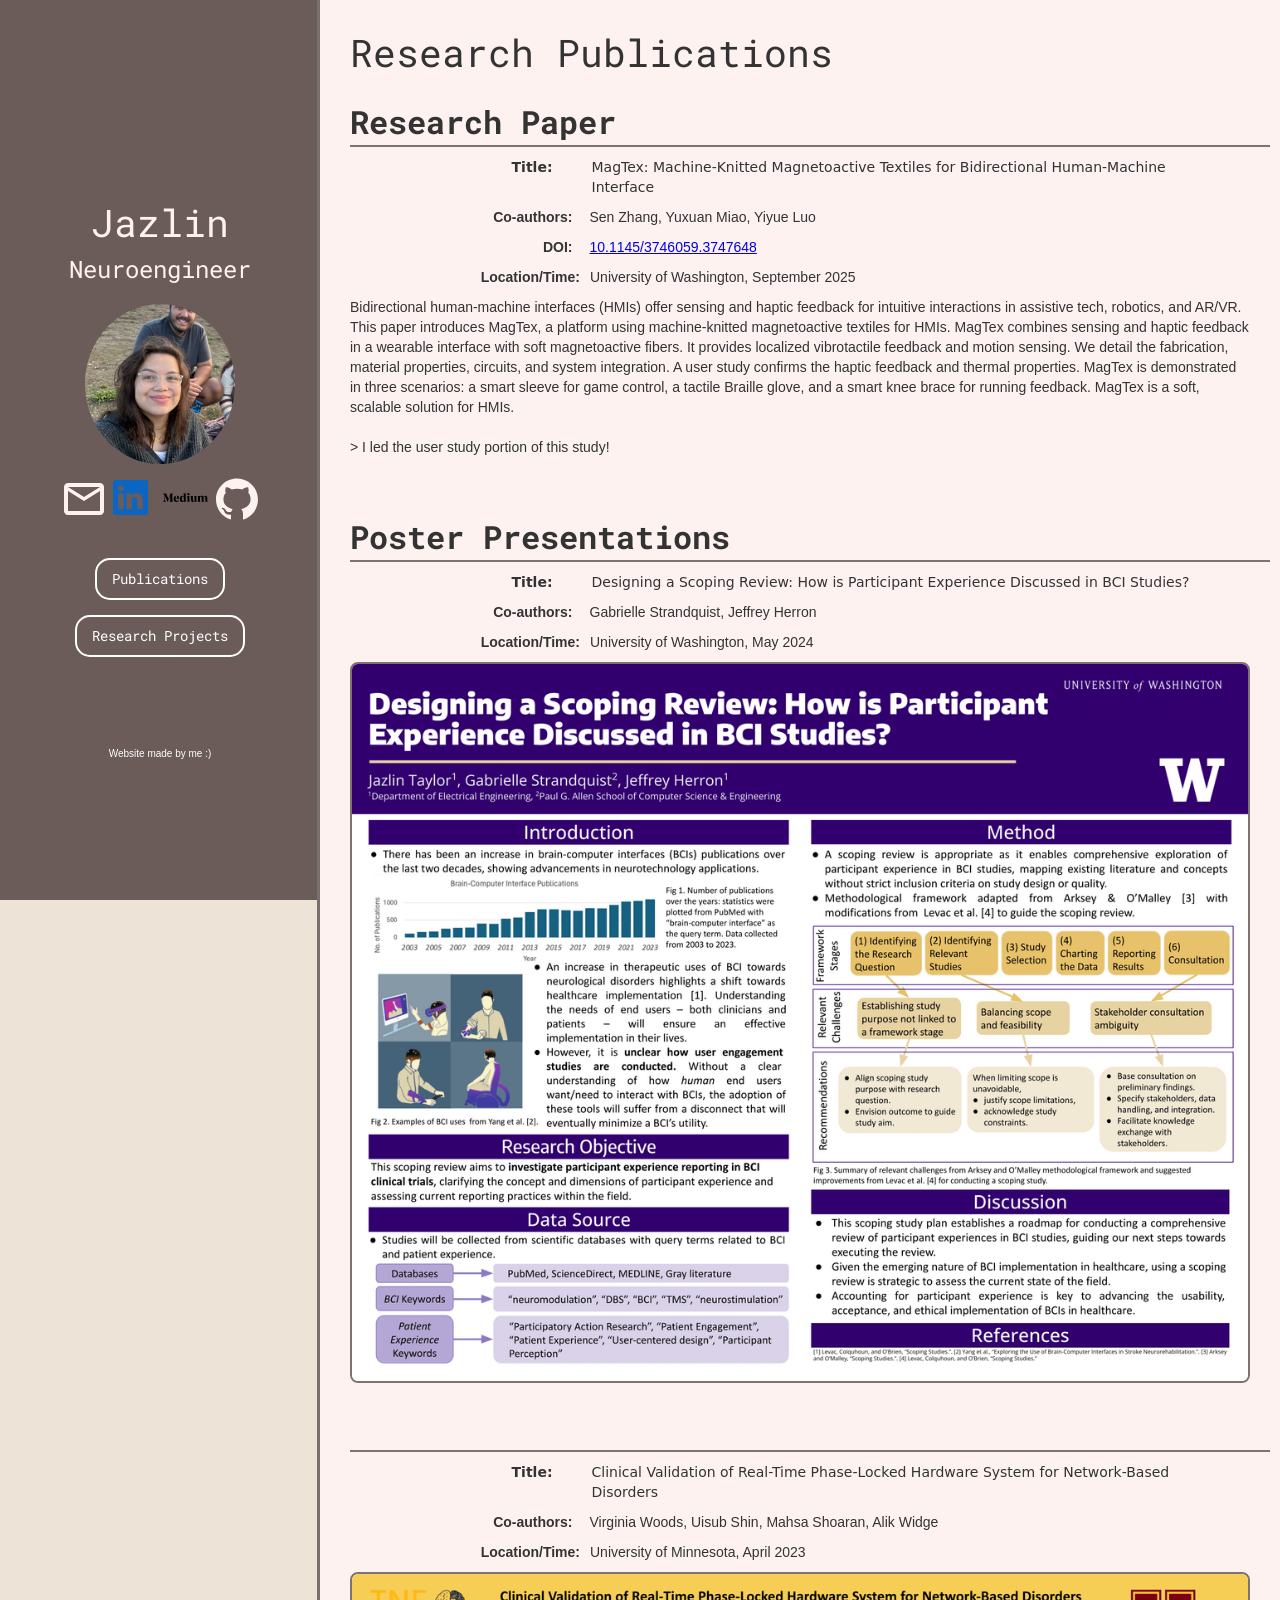
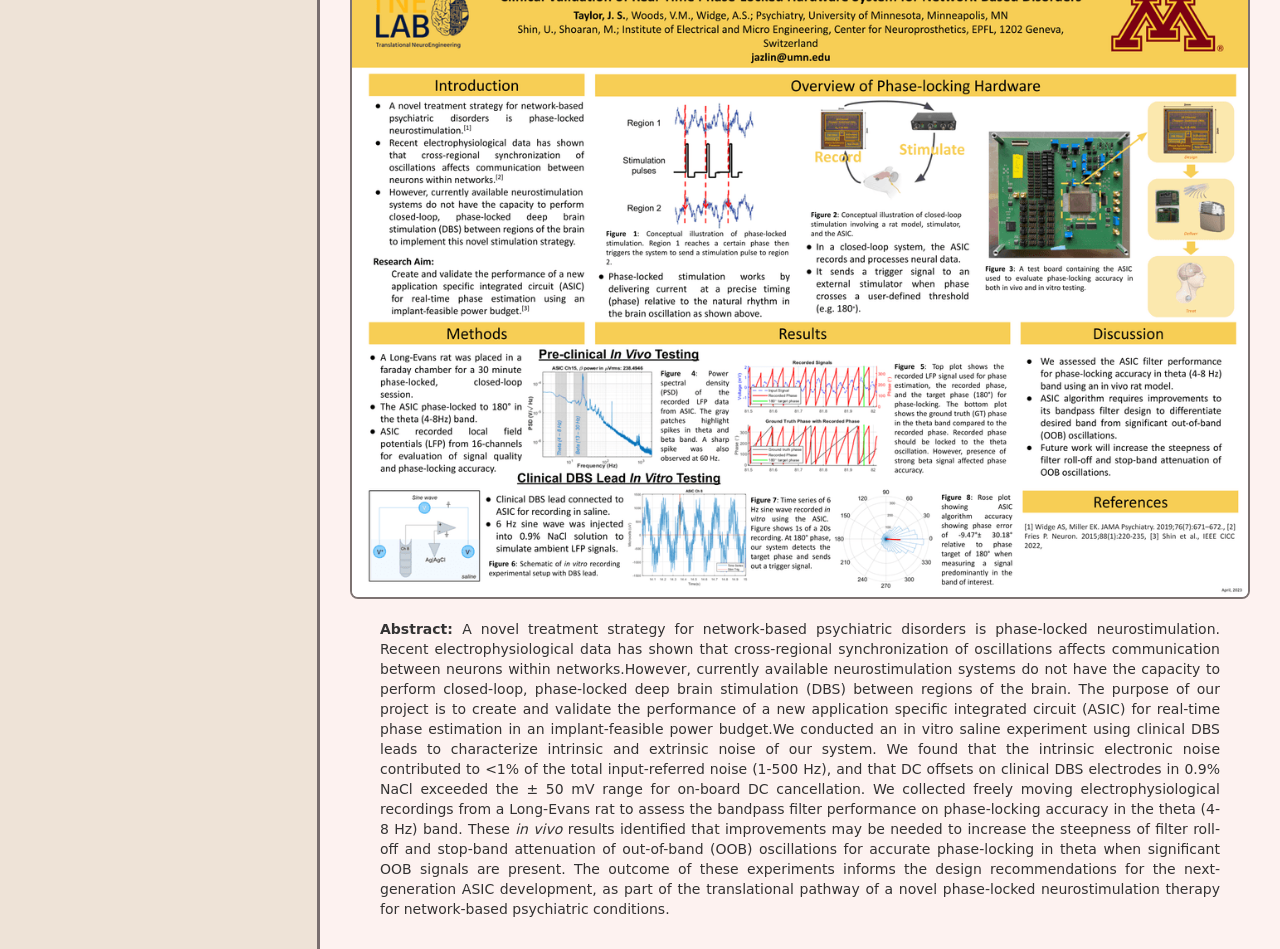
<file: publications.html>
<!DOCTYPE html><!-- This site was created in Webflow. https://webflow.com --><!-- Last Published: Mon Dec 15 2025 22:40:54 GMT+0000 (Coordinated Universal Time) --><html data-wf-domain="www.jazlintaylor.com" data-wf-page="65fb6d857f8c01bb3e830637" data-wf-site="65bc3a12d6d574a8e143085c"><head><meta charset="utf-8"/><link href="https://cdn.prod.website-files.com" rel="preconnect" crossorigin="anonymous"/><title>Publications</title><meta content="Publications" property="og:title"/><meta content="Publications" name="twitter:title"/><meta content="width=device-width, initial-scale=1" name="viewport"/><meta content="Webflow" name="generator"/><link href="../cdn.prod.website-files.com/65bc3a12d6d574a8e143085c/css/v1-page.webflow.shared.fcaccbf80.css" rel="stylesheet" type="text/css"/><link href="https://fonts.googleapis.com" rel="preconnect"/><link href="https://fonts.gstatic.com" rel="preconnect" crossorigin="anonymous"/><script src="../ajax.googleapis.com/ajax/libs/webfont/1.6.26/webfont.js" type="text/javascript"></script><script type="text/javascript">WebFont.load({  google: {    families: ["Vollkorn:400,400italic,700,700italic","Roboto Mono:regular","Roboto Mono:regular,700"]  }});</script><script type="text/javascript">!function(o,c){var n=c.documentElement,t=" w-mod-";n.className+=t+"js",("ontouchstart"in o||o.DocumentTouch&&c instanceof DocumentTouch)&&(n.className+=t+"touch")}(window,document);</script><link href="../cdn.prod.website-files.com/img/favicon.ico" rel="shortcut icon" type="image/x-icon"/><link href="../cdn.prod.website-files.com/img/webclip.png" rel="apple-touch-icon"/></head><body class="body-3"><div class="w-row"><div class="sidebarcol w-col w-col-3"><section class="section"><a href="/" class="hyperlinks w-inline-block"><div class="w-layout-blockcontainer container-8 w-container"><h1 class="heading-2"><br/>Jazlin</h1><h3 class="heading-3">Neuroengineer</h3><img src="../cdn.prod.website-files.com/65bc3a12d6d574a8e143085c/65fb485accafe14ab0416cc0_IMG_3135.jpg" loading="lazy" width="150" sizes="150px" alt="" srcset="../cdn.prod.website-files.com/65bc3a12d6d574a8e143085c/65fb485accafe14ab0416cc0_IMG_3135-p-500.jpg 500w, ../cdn.prod.website-files.com/65bc3a12d6d574a8e143085c/65fb485accafe14ab0416cc0_IMG_3135-p-800.jpg 800w, ../cdn.prod.website-files.com/65bc3a12d6d574a8e143085c/65fb485accafe14ab0416cc0_IMG_3135-p-1080.jpg 1080w, ../cdn.prod.website-files.com/65bc3a12d6d574a8e143085c/65fb485accafe14ab0416cc0_IMG_3135-p-1600.jpg 1600w, ../cdn.prod.website-files.com/65bc3a12d6d574a8e143085c/65fb485accafe14ab0416cc0_IMG_3135-p-2000.jpg 2000w, ../cdn.prod.website-files.com/65bc3a12d6d574a8e143085c/65fb485accafe14ab0416cc0_IMG_3135.jpg 2519w" class="image-2"/></div></a><div class="ext-link-icons"><a href="mailto:jazlinptaylor@gmail.com?subject=Friendly%20Introduction" class="w-inline-block"><svg xmlns="http://www.w3.org/2000/svg" width="48" height="48" viewBox="0 0 24 24" fill="none" app="ikonik" class="ikonik-02ltp"><defs app="ikonik"><clipPath app="ikonik"><rect width="24" height="24" fill="currentColor" app="ikonik" class="rect-8vukr"></rect></clipPath></defs><g clip-path="url(#clip0_6_8512)" app="ikonik"><path d="M20 4H4C2.9 4 2.01 4.9 2.01 6L2 18C2 19.1 2.9 20 4 20H20C21.1 20 22 19.1 22 18V6C22 4.9 21.1 4 20 4ZM20 18H4V8L12 13L20 8V18ZM12 11L4 6H20L12 11Z" fill="currentColor" app="ikonik" class="path-7a3he"></path></g></svg></a><a href="https://www.linkedin.com/in/jazlin-taylor/" target="_blank" class="w-inline-block"><svg xmlns="http://www.w3.org/2000/svg" width="45" height="45" viewBox="0 0 24 24" fill="currentColor" app="ikonik" class="ikonik-hkbuv"><path d="M22.23 0H1.77C.8 0 0 .77 0 1.72v20.56C0 23.23.8 24 1.77 24h20.46c.98 0 1.77-.77 1.77-1.72V1.72C24 .77 23.2 0 22.23 0zM7.27 20.1H3.65V9.24h3.62V20.1zM5.47 7.76h-.03c-1.22 0-2-.83-2-1.87 0-1.06.8-1.87 2.05-1.87 1.24 0 2 .8 2.02 1.87 0 1.04-.78 1.87-2.05 1.87zM20.34 20.1h-3.63v-5.8c0-1.45-.52-2.45-1.83-2.45-1 0-1.6.67-1.87 1.32-.1.23-.11.55-.11.88v6.05H9.28s.05-9.82 0-10.84h3.63v1.54a3.6 3.6 0 0 1 3.26-1.8c2.39 0 4.18 1.56 4.18 4.89v6.21z" app="ikonik"></path></svg></a><a href="https://medium.com/@jazlinptaylor" target="_blank" class="w-inline-block"><svg xmlns="http://www.w3.org/2000/svg" width="45" height="45" viewBox="0 0 1024 1024" app="ikonik" class="ikonik-xnq1p"><path fill="currentColor" d="M517.2 590.55c0 3.55 0 4.36 2.4 6.55l13.43 13.25v.57h-59.57v-25.47a41.44 41.44 0 0 1-39.5 27.65c-30.61 0-52.84-24.25-52.84-68.87 0-41.8 23.99-69.69 57.65-69.69a35.15 35.15 0 0 1 34.61 21.67v-56.19a6.99 6.99 0 0 0-2.71-6.79l-12.8-12.45v-.56l59.33-7.04v177.37zm-43.74-8.09v-83.83a22.2 22.2 0 0 0-17.74-8.4c-14.48 0-28.47 13.25-28.47 52.62 0 36.86 12.07 49.88 27.1 49.88a23.91 23.91 0 0 0 19.11-10.27zm83.23 28.46V497.74a7.65 7.65 0 0 0-2.4-6.79l-13.19-13.74v-.57h59.56v114.8c0 3.55 0 4.36 2.4 6.54l13.12 12.45v.57l-59.49-.08zm-2.16-175.67c0-13.4 10.74-24.25 23.99-24.25 13.25 0 23.98 10.86 23.98 24.25 0 13.4-10.73 24.25-23.98 24.25s-23.99-10.85-23.99-24.25zm206.83 155.06c0 3.55 0 4.6 2.4 6.79l13.43 13.25v.57h-59.88V581.9a43.4 43.4 0 0 1-41.01 31.2c-26.55 0-40.78-19.56-40.78-56.59 0-17.86 0-37.43.56-59.41a6.91 6.91 0 0 0-2.4-6.55L620.5 477.2v-.57h59.09v73.81c0 24.25 3.51 40.42 18.54 40.42a23.96 23.96 0 0 0 19.35-12.2v-80.85a7.65 7.65 0 0 0-2.4-6.79l-13.27-13.82v-.57h59.56V590.3zm202.76 20.6c0-4.36.8-59.97.8-72.75 0-24.25-3.76-40.98-20.63-40.98a26.7 26.7 0 0 0-21.19 11.64 99.68 99.68 0 0 1 2.4 23.04c0 16.81-.56 38.23-.8 59.66a6.91 6.91 0 0 0 2.4 6.55l13.43 12.45v.56h-60.12c0-4.04.8-59.98.8-72.76 0-24.65-3.76-40.98-20.39-40.98-8.2.3-15.68 4.8-19.83 11.96v82.46c0 3.56 0 4.37 2.4 6.55l13.11 12.45v.56h-59.48V498.15a7.65 7.65 0 0 0-2.4-6.8l-13.19-14.14v-.57H841v28.78c5.53-19 23.13-31.76 42.7-30.96 19.82 0 33.26 11.16 38.93 32.34a46.41 46.41 0 0 1 44.77-32.34c26.55 0 41.58 19.8 41.58 57.23 0 17.87-.56 38.24-.8 59.66a6.5 6.5 0 0 0 2.72 6.55l13.11 12.45v.57h-59.88zM215.87 593.3l17.66 17.05v.57h-89.62v-.57l17.99-17.05a6.91 6.91 0 0 0 2.4-6.55V477.69c0-4.6 0-10.83.8-16.16L104.66 613.1h-.72l-62.6-139.45c-1.37-3.47-1.77-3.72-2.65-6.06v91.43a32.08 32.08 0 0 0 2.96 17.87l25.19 33.46v.57H0v-.57l25.18-33.55a32.16 32.16 0 0 0 2.96-17.78V457.97A19.71 19.71 0 0 0 24 444.15L6.16 420.78v-.56h63.96l53.56 118.1 47.17-118.1h62.6v.56l-17.58 19.8a6.99 6.99 0 0 0-2.72 6.8v139.37a6.5 6.5 0 0 0 2.72 6.55zm70.11-54.65v.56c0 34.6 17.67 48.5 38.38 48.5a43.5 43.5 0 0 0 40.77-24.97h.56c-7.2 34.2-28.14 50.36-59.48 50.36-33.82 0-65.72-20.61-65.72-68.39 0-50.2 31.98-70.25 67.32-70.25 28.46 0 58.76 13.58 58.76 57.24v6.95h-80.59zm0-6.95h39.42v-7.04c0-35.57-7.28-45.03-18.23-45.03-13.27 0-21.35 14.15-21.35 52.07h.16z" app="ikonik" class="path-ownuyg"></path></svg></a><a href="https://github.com/jazlintaylor" target="_blank" class="w-inline-block"><svg xmlns="http://www.w3.org/2000/svg" width="48" height="48" viewBox="0 0 1024 1024" app="ikonik" class="ikonik-5zsbz"><path fill="currentColor" d="M511.6 76.3C264.3 76.2 64 276.4 64 523.5 64 718.9 189.3 885 363.8 946c23.5 5.9 19.9-10.8 19.9-22.2v-77.5c-135.7 15.9-141.2-73.9-150.3-88.9C215 726 171.5 718 184.5 703c30.9-15.9 62.4 4 98.9 57.9 26.4 39.1 77.9 32.5 104 26 5.7-23.5 17.9-44.5 34.7-60.8-140.6-25.2-199.2-111-199.2-213 0-49.5 16.3-95 48.3-131.7-20.4-60.5 1.9-112.3 4.9-120 58.1-5.2 118.5 41.6 123.2 45.3 33-8.9 70.7-13.6 112.9-13.6 42.4 0 80.2 4.9 113.5 13.9 11.3-8.6 67.3-48.8 121.3-43.9 2.9 7.7 24.7 58.3 5.5 118 32.4 36.8 48.9 82.7 48.9 132.3 0 102.2-59 188.1-200 212.9a127.5 127.5 0 0 1 38.1 91v112.5c.8 9 0 17.9 15 17.9 177.1-59.7 304.6-227 304.6-424.1 0-247.2-200.4-447.3-447.5-447.3z" app="ikonik" class="path-3x7a3"></path></svg></a></div><div class="w-layout-blockcontainer container-3 w-container"><a href="publications.html" class="button-4 w-button">Publications</a><a href="/projects.html" class="button-4 w-button">Research Projects</a></div></section><div class="text-block-18">Website made by me :)</div></div><div class="column-2 w-col w-col-9"><div class="text-block-3">Research Publications</div><div class="w-layout-blockcontainer w-container"><div><h2 class="pub-heading">Research Paper<br/></h2></div><section class="section-3"><div class="columns-3 w-row"><div class="column-4 w-col w-col-3"><div class="text-block-11"><strong>Title:</strong></div></div><div class="w-col w-col-9"><div class="text-block-9">MagTex: Machine-Knitted Magnetoactive Textiles for Bidirectional Human-Machine Interface</div></div></div></section><section class="section-4"><div class="columns-4 w-row"><div class="w-col w-col-3"><div class="text-block-12"><strong>Co-authors:</strong></div></div><div class="w-col w-col-9"><div class="text-block-10">Sen Zhang, Yuxuan Miao, Yiyue Luo</div></div></div><div class="columns-4 w-row"><div class="w-col w-col-3"><div class="text-block-12"><strong>DOI:</strong></div></div><div class="w-col w-col-9"><div class="text-block-10"><a href="https://dl.acm.org/doi/10.1145/3746059.3747648" target="_blank">10.1145/3746059.3747648</a></div></div></div></section><section class="section-5"><div class="columns-5 w-row"><div class="w-col w-col-3"><div class="text-block-13"><strong>Location/Time:</strong></div></div><div class="w-col w-col-9"><div class="text-block-14">University of Washington, September 2025</div></div></div></section><div id="w-node-_69ebd954-5b7d-9d28-2680-88f379b33565-3e830637" class="w-layout-layout quick-stack-3 wf-layout-layout"><div class="w-layout-cell"><div class="text-block-20">Bidirectional human-machine interfaces (HMIs) offer sensing and haptic feedback for intuitive interactions in assistive tech, robotics, and AR/VR. This paper introduces MagTex, a platform using machine-knitted magnetoactive textiles for HMIs. MagTex combines sensing and haptic feedback in a wearable interface with soft magnetoactive fibers. It provides localized vibrotactile feedback and motion sensing. We detail the fabrication, material properties, circuits, and system integration. A user study confirms the haptic feedback and thermal properties. MagTex is demonstrated in three scenarios: a smart sleeve for game control, a tactile Braille glove, and a smart knee brace for running feedback. MagTex is a soft, scalable solution for HMIs. <br/>‍<br/>&gt; I led the user study portion of this study!</div></div></div></div><div class="w-layout-blockcontainer container-7 w-container"><div><h2 class="pub-heading">Poster Presentations<br/></h2></div><section class="section-3"><div class="columns-3 w-row"><div class="column-4 w-col w-col-3"><div class="text-block-11"><strong>Title:</strong></div></div><div class="w-col w-col-9"><div class="text-block-9">Designing a Scoping Review: How is Participant Experience Discussed in BCI Studies?</div></div></div></section><section class="section-4"><div class="columns-4 w-row"><div class="w-col w-col-3"><div class="text-block-12"><strong>Co-authors:</strong></div></div><div class="w-col w-col-9"><div class="text-block-10">Gabrielle Strandquist, Jeffrey Herron</div></div></div></section><section class="section-5"><div class="columns-5 w-row"><div class="w-col w-col-3"><div class="text-block-13"><strong>Location/Time:</strong></div></div><div class="w-col w-col-9"><div class="text-block-14">University of Washington, May 2024</div></div></div></section><div id="w-node-_86deac9e-df8d-0a6e-0a1c-962bbb04ce36-3e830637" class="w-layout-layout quick-stack-3 wf-layout-layout"><div class="w-layout-cell"><img src="../cdn.prod.website-files.com/65bc3a12d6d574a8e143085c/669432af26dcddb709b7a826_CoNECTOME_Poster_v5_051224.png" srcset="../cdn.prod.website-files.com/65bc3a12d6d574a8e143085c/669432af26dcddb709b7a826_CoNECTOME_Poster_v5_051224-p-500.png 500w, ../cdn.prod.website-files.com/65bc3a12d6d574a8e143085c/669432af26dcddb709b7a826_CoNECTOME_Poster_v5_051224-p-800.png 800w, ../cdn.prod.website-files.com/65bc3a12d6d574a8e143085c/669432af26dcddb709b7a826_CoNECTOME_Poster_v5_051224-p-1080.png 1080w, ../cdn.prod.website-files.com/65bc3a12d6d574a8e143085c/669432af26dcddb709b7a826_CoNECTOME_Poster_v5_051224-p-1600.png 1600w, ../cdn.prod.website-files.com/65bc3a12d6d574a8e143085c/669432af26dcddb709b7a826_CoNECTOME_Poster_v5_051224-p-2000.png 2000w, ../cdn.prod.website-files.com/65bc3a12d6d574a8e143085c/669432af26dcddb709b7a826_CoNECTOME_Poster_v5_051224.png 2500w" width="1250" sizes="(max-width: 767px) 96vw, 73vw" alt="" class="image-3"/></div></div></div><div class="w-layout-blockcontainer container-7 w-container"><section class="section-3"><div class="columns-3 w-row"><div class="column-4 w-col w-col-3"><div class="text-block-11"><strong>Title:</strong></div></div><div class="w-col w-col-9"><div class="text-block-9">Clinical Validation of Real-Time Phase-Locked Hardware System for Network-Based Disorders</div></div></div></section><section class="section-4"><div class="columns-4 w-row"><div class="w-col w-col-3"><div class="text-block-12"><strong>Co-authors:</strong></div></div><div class="w-col w-col-9"><div class="text-block-10">Virginia Woods, Uisub Shin, Mahsa Shoaran, Alik Widge</div></div></div></section><section class="section-5"><div class="columns-5 w-row"><div class="column-8 w-col w-col-3"><div class="text-block-13"><strong>Location/Time:</strong></div></div><div class="column-9 w-col w-col-9"><div class="text-block-14">University of Minnesota, April 2023</div></div></div></section><div id="w-node-_81997718-4a27-8958-f166-7e6f96bd495c-3e830637" class="w-layout-layout quick-stack-3 wf-layout-layout"><div class="w-layout-cell"><img src="../cdn.prod.website-files.com/65bc3a12d6d574a8e143085c/65fb6e0ddbf7de46892540ac_PresentationPosters_JT_2023.pptx.png" srcset="../cdn.prod.website-files.com/65bc3a12d6d574a8e143085c/65fb6e0ddbf7de46892540ac_PresentationPosters_JT_2023.pptx-p-500.png 500w, ../cdn.prod.website-files.com/65bc3a12d6d574a8e143085c/65fb6e0ddbf7de46892540ac_PresentationPosters_JT_2023.pptx-p-800.png 800w, ../cdn.prod.website-files.com/65bc3a12d6d574a8e143085c/65fb6e0ddbf7de46892540ac_PresentationPosters_JT_2023.pptx-p-1080.png 1080w, ../cdn.prod.website-files.com/65bc3a12d6d574a8e143085c/65fb6e0ddbf7de46892540ac_PresentationPosters_JT_2023.pptx-p-1600.png 1600w, ../cdn.prod.website-files.com/65bc3a12d6d574a8e143085c/65fb6e0ddbf7de46892540ac_PresentationPosters_JT_2023.pptx-p-2000.png 2000w, ../cdn.prod.website-files.com/65bc3a12d6d574a8e143085c/65fb6e0ddbf7de46892540ac_PresentationPosters_JT_2023.pptx.png 2500w" width="1250" sizes="(max-width: 767px) 96vw, 73vw" alt="" class="image-3"/></div><div class="w-layout-cell"><p class="paragraph-3"><strong>Abstract: </strong>A novel treatment strategy for network-based psychiatric disorders is phase-locked neurostimulation. Recent electrophysiological data has shown that cross-regional synchronization of oscillations affects communication between neurons within networks.However, currently available neurostimulation systems do not have the capacity to perform closed-loop, phase-locked deep brain stimulation (DBS) between regions of the brain. The purpose of our project is to create and validate the performance of a new application specific integrated circuit (ASIC) for real-time phase estimation in an implant-feasible power budget.We conducted an in vitro saline experiment using clinical DBS leads to characterize intrinsic and extrinsic noise of our system. We found that the intrinsic electronic noise contributed to &lt;1% of the total input-referred noise (1-500 Hz), and that DC offsets on clinical DBS electrodes in 0.9% NaCl exceeded the ± 50 mV range for on-board DC cancellation. We collected freely moving electrophysiological recordings from a Long-Evans rat to assess the bandpass filter performance on phase-locking accuracy in the theta (4-8 Hz) band. These <em>in vivo</em> results identified that improvements may be needed to increase the steepness of filter roll-off and stop-band attenuation of out-of-band (OOB) oscillations for accurate phase-locking in theta when significant OOB signals are present. The outcome of these experiments informs the design recommendations for the next-generation ASIC development, as part of the translational pathway of a novel phase-locked neurostimulation therapy for network-based psychiatric conditions.</p></div></div></div></div></div><script src="https://d3e54v103j8qbb.cloudfront.net/js/jquery-3.5.1.min.dc5e7f18c8.js?site=65bc3a12d6d574a8e143085c" type="text/javascript" integrity="sha256-9/aliU8dGd2tb6OSsuzixeV4y/faTqgFtohetphbbj0=" crossorigin="anonymous"></script><script src="../cdn.prod.website-files.com/65bc3a12d6d574a8e143085c/js/webflow.schunk.9f1590a66044975c.js" type="text/javascript"></script><script src="../cdn.prod.website-files.com/65bc3a12d6d574a8e143085c/js/webflow.751e0867.148dc658e77a3916.js" type="text/javascript"></script></body></html>
</file>
<file: cdn.prod.website-files.com/65bc3a12d6d574a8e143085c/css/v1-page.webflow.shared.fcaccbf80.css>
html {
  -webkit-text-size-adjust: 100%;
  -ms-text-size-adjust: 100%;
  font-family: sans-serif;
}

body {
  margin: 0;
}

article, aside, details, figcaption, figure, footer, header, hgroup, main, menu, nav, section, summary {
  display: block;
}

audio, canvas, progress, video {
  vertical-align: baseline;
  display: inline-block;
}

audio:not([controls]) {
  height: 0;
  display: none;
}

[hidden], template {
  display: none;
}

a {
  background-color: #0000;
}

a:active, a:hover {
  outline: 0;
}

abbr[title] {
  border-bottom: 1px dotted;
}

b, strong {
  font-weight: bold;
}

dfn {
  font-style: italic;
}

h1 {
  margin: .67em 0;
  font-size: 2em;
}

mark {
  color: #000;
  background: #ff0;
}

small {
  font-size: 80%;
}

sub, sup {
  vertical-align: baseline;
  font-size: 75%;
  line-height: 0;
  position: relative;
}

sup {
  top: -.5em;
}

sub {
  bottom: -.25em;
}

img {
  border: 0;
}

svg:not(:root) {
  overflow: hidden;
}

hr {
  box-sizing: content-box;
  height: 0;
}

pre {
  overflow: auto;
}

code, kbd, pre, samp {
  font-family: monospace;
  font-size: 1em;
}

button, input, optgroup, select, textarea {
  color: inherit;
  font: inherit;
  margin: 0;
}

button {
  overflow: visible;
}

button, select {
  text-transform: none;
}

button, html input[type="button"], input[type="reset"] {
  -webkit-appearance: button;
  cursor: pointer;
}

button[disabled], html input[disabled] {
  cursor: default;
}

button::-moz-focus-inner, input::-moz-focus-inner {
  border: 0;
  padding: 0;
}

input {
  line-height: normal;
}

input[type="checkbox"], input[type="radio"] {
  box-sizing: border-box;
  padding: 0;
}

input[type="number"]::-webkit-inner-spin-button, input[type="number"]::-webkit-outer-spin-button {
  height: auto;
}

input[type="search"] {
  -webkit-appearance: none;
}

input[type="search"]::-webkit-search-cancel-button, input[type="search"]::-webkit-search-decoration {
  -webkit-appearance: none;
}

legend {
  border: 0;
  padding: 0;
}

textarea {
  overflow: auto;
}

optgroup {
  font-weight: bold;
}

table {
  border-collapse: collapse;
  border-spacing: 0;
}

td, th {
  padding: 0;
}

@font-face {
  font-family: webflow-icons;
  src: url("[data-uri]") format("truetype");
  font-weight: normal;
  font-style: normal;
}

[class^="w-icon-"], [class*=" w-icon-"] {
  speak: none;
  font-variant: normal;
  text-transform: none;
  -webkit-font-smoothing: antialiased;
  -moz-osx-font-smoothing: grayscale;
  font-style: normal;
  font-weight: normal;
  line-height: 1;
  font-family: webflow-icons !important;
}

.w-icon-slider-right:before {
  content: "";
}

.w-icon-slider-left:before {
  content: "";
}

.w-icon-nav-menu:before {
  content: "";
}

.w-icon-arrow-down:before, .w-icon-dropdown-toggle:before {
  content: "";
}

.w-icon-file-upload-remove:before {
  content: "";
}

.w-icon-file-upload-icon:before {
  content: "";
}

* {
  box-sizing: border-box;
}

html {
  height: 100%;
}

body {
  color: #333;
  background-color: #fff;
  min-height: 100%;
  margin: 0;
  font-family: Arial, sans-serif;
  font-size: 14px;
  line-height: 20px;
}

img {
  vertical-align: middle;
  max-width: 100%;
  display: inline-block;
}

html.w-mod-touch * {
  background-attachment: scroll !important;
}

.w-block {
  display: block;
}

.w-inline-block {
  max-width: 100%;
  display: inline-block;
}

.w-clearfix:before, .w-clearfix:after {
  content: " ";
  grid-area: 1 / 1 / 2 / 2;
  display: table;
}

.w-clearfix:after {
  clear: both;
}

.w-hidden {
  display: none;
}

.w-button {
  color: #fff;
  line-height: inherit;
  cursor: pointer;
  background-color: #3898ec;
  border: 0;
  border-radius: 0;
  padding: 9px 15px;
  text-decoration: none;
  display: inline-block;
}

input.w-button {
  -webkit-appearance: button;
}

html[data-w-dynpage] [data-w-cloak] {
  color: #0000 !important;
}

.w-code-block {
  margin: unset;
}

pre.w-code-block code {
  all: inherit;
}

.w-optimization {
  display: contents;
}

.w-webflow-badge, .w-webflow-badge > img {
  box-sizing: unset;
  width: unset;
  height: unset;
  max-height: unset;
  max-width: unset;
  min-height: unset;
  min-width: unset;
  margin: unset;
  padding: unset;
  float: unset;
  clear: unset;
  border: unset;
  border-radius: unset;
  background: unset;
  background-image: unset;
  background-position: unset;
  background-size: unset;
  background-repeat: unset;
  background-origin: unset;
  background-clip: unset;
  background-attachment: unset;
  background-color: unset;
  box-shadow: unset;
  transform: unset;
  direction: unset;
  font-family: unset;
  font-weight: unset;
  color: unset;
  font-size: unset;
  line-height: unset;
  font-style: unset;
  font-variant: unset;
  text-align: unset;
  letter-spacing: unset;
  -webkit-text-decoration: unset;
  text-decoration: unset;
  text-indent: unset;
  text-transform: unset;
  list-style-type: unset;
  text-shadow: unset;
  vertical-align: unset;
  cursor: unset;
  white-space: unset;
  word-break: unset;
  word-spacing: unset;
  word-wrap: unset;
  transition: unset;
}

.w-webflow-badge {
  white-space: nowrap;
  cursor: pointer;
  box-shadow: 0 0 0 1px #0000001a, 0 1px 3px #0000001a;
  visibility: visible !important;
  opacity: 1 !important;
  z-index: 2147483647 !important;
  color: #aaadb0 !important;
  overflow: unset !important;
  background-color: #fff !important;
  border-radius: 3px !important;
  width: auto !important;
  height: auto !important;
  margin: 0 !important;
  padding: 6px !important;
  font-size: 12px !important;
  line-height: 14px !important;
  text-decoration: none !important;
  display: inline-block !important;
  position: fixed !important;
  inset: auto 12px 12px auto !important;
  transform: none !important;
}

.w-webflow-badge > img {
  position: unset;
  visibility: unset !important;
  opacity: 1 !important;
  vertical-align: middle !important;
  display: inline-block !important;
}

h1, h2, h3, h4, h5, h6 {
  margin-bottom: 10px;
  font-weight: bold;
}

h1 {
  margin-top: 20px;
  font-size: 38px;
  line-height: 44px;
}

h2 {
  margin-top: 20px;
  font-size: 32px;
  line-height: 36px;
}

h3 {
  margin-top: 20px;
  font-size: 24px;
  line-height: 30px;
}

h4 {
  margin-top: 10px;
  font-size: 18px;
  line-height: 24px;
}

h5 {
  margin-top: 10px;
  font-size: 14px;
  line-height: 20px;
}

h6 {
  margin-top: 10px;
  font-size: 12px;
  line-height: 18px;
}

p {
  margin-top: 0;
  margin-bottom: 10px;
}

blockquote {
  border-left: 5px solid #e2e2e2;
  margin: 0 0 10px;
  padding: 10px 20px;
  font-size: 18px;
  line-height: 22px;
}

figure {
  margin: 0 0 10px;
}

figcaption {
  text-align: center;
  margin-top: 5px;
}

ul, ol {
  margin-top: 0;
  margin-bottom: 10px;
  padding-left: 40px;
}

.w-list-unstyled {
  padding-left: 0;
  list-style: none;
}

.w-embed:before, .w-embed:after {
  content: " ";
  grid-area: 1 / 1 / 2 / 2;
  display: table;
}

.w-embed:after {
  clear: both;
}

.w-video {
  width: 100%;
  padding: 0;
  position: relative;
}

.w-video iframe, .w-video object, .w-video embed {
  border: none;
  width: 100%;
  height: 100%;
  position: absolute;
  top: 0;
  left: 0;
}

fieldset {
  border: 0;
  margin: 0;
  padding: 0;
}

button, [type="button"], [type="reset"] {
  cursor: pointer;
  -webkit-appearance: button;
  border: 0;
}

.w-form {
  margin: 0 0 15px;
}

.w-form-done {
  text-align: center;
  background-color: #ddd;
  padding: 20px;
  display: none;
}

.w-form-fail {
  background-color: #ffdede;
  margin-top: 10px;
  padding: 10px;
  display: none;
}

label {
  margin-bottom: 5px;
  font-weight: bold;
  display: block;
}

.w-input, .w-select {
  color: #333;
  vertical-align: middle;
  background-color: #fff;
  border: 1px solid #ccc;
  width: 100%;
  height: 38px;
  margin-bottom: 10px;
  padding: 8px 12px;
  font-size: 14px;
  line-height: 1.42857;
  display: block;
}

.w-input::placeholder, .w-select::placeholder {
  color: #999;
}

.w-input:focus, .w-select:focus {
  border-color: #3898ec;
  outline: 0;
}

.w-input[disabled], .w-select[disabled], .w-input[readonly], .w-select[readonly], fieldset[disabled] .w-input, fieldset[disabled] .w-select {
  cursor: not-allowed;
}

.w-input[disabled]:not(.w-input-disabled), .w-select[disabled]:not(.w-input-disabled), .w-input[readonly], .w-select[readonly], fieldset[disabled]:not(.w-input-disabled) .w-input, fieldset[disabled]:not(.w-input-disabled) .w-select {
  background-color: #eee;
}

textarea.w-input, textarea.w-select {
  height: auto;
}

.w-select {
  background-color: #f3f3f3;
}

.w-select[multiple] {
  height: auto;
}

.w-form-label {
  cursor: pointer;
  margin-bottom: 0;
  font-weight: normal;
  display: inline-block;
}

.w-radio {
  margin-bottom: 5px;
  padding-left: 20px;
  display: block;
}

.w-radio:before, .w-radio:after {
  content: " ";
  grid-area: 1 / 1 / 2 / 2;
  display: table;
}

.w-radio:after {
  clear: both;
}

.w-radio-input {
  float: left;
  margin: 3px 0 0 -20px;
  line-height: normal;
}

.w-file-upload {
  margin-bottom: 10px;
  display: block;
}

.w-file-upload-input {
  opacity: 0;
  z-index: -100;
  width: .1px;
  height: .1px;
  position: absolute;
  overflow: hidden;
}

.w-file-upload-default, .w-file-upload-uploading, .w-file-upload-success {
  color: #333;
  display: inline-block;
}

.w-file-upload-error {
  margin-top: 10px;
  display: block;
}

.w-file-upload-default.w-hidden, .w-file-upload-uploading.w-hidden, .w-file-upload-error.w-hidden, .w-file-upload-success.w-hidden {
  display: none;
}

.w-file-upload-uploading-btn {
  cursor: pointer;
  background-color: #fafafa;
  border: 1px solid #ccc;
  margin: 0;
  padding: 8px 12px;
  font-size: 14px;
  font-weight: normal;
  display: flex;
}

.w-file-upload-file {
  background-color: #fafafa;
  border: 1px solid #ccc;
  flex-grow: 1;
  justify-content: space-between;
  margin: 0;
  padding: 8px 9px 8px 11px;
  display: flex;
}

.w-file-upload-file-name {
  font-size: 14px;
  font-weight: normal;
  display: block;
}

.w-file-remove-link {
  cursor: pointer;
  width: auto;
  height: auto;
  margin-top: 3px;
  margin-left: 10px;
  padding: 3px;
  display: block;
}

.w-icon-file-upload-remove {
  margin: auto;
  font-size: 10px;
}

.w-file-upload-error-msg {
  color: #ea384c;
  padding: 2px 0;
  display: inline-block;
}

.w-file-upload-info {
  padding: 0 12px;
  line-height: 38px;
  display: inline-block;
}

.w-file-upload-label {
  cursor: pointer;
  background-color: #fafafa;
  border: 1px solid #ccc;
  margin: 0;
  padding: 8px 12px;
  font-size: 14px;
  font-weight: normal;
  display: inline-block;
}

.w-icon-file-upload-icon, .w-icon-file-upload-uploading {
  width: 20px;
  margin-right: 8px;
  display: inline-block;
}

.w-icon-file-upload-uploading {
  height: 20px;
}

.w-container {
  max-width: 940px;
  margin-left: auto;
  margin-right: auto;
}

.w-container:before, .w-container:after {
  content: " ";
  grid-area: 1 / 1 / 2 / 2;
  display: table;
}

.w-container:after {
  clear: both;
}

.w-container .w-row {
  margin-left: -10px;
  margin-right: -10px;
}

.w-row:before, .w-row:after {
  content: " ";
  grid-area: 1 / 1 / 2 / 2;
  display: table;
}

.w-row:after {
  clear: both;
}

.w-row .w-row {
  margin-left: 0;
  margin-right: 0;
}

.w-col {
  float: left;
  width: 100%;
  min-height: 1px;
  padding-left: 10px;
  padding-right: 10px;
  position: relative;
}

.w-col .w-col {
  padding-left: 0;
  padding-right: 0;
}

.w-col-1 {
  width: 8.33333%;
}

.w-col-2 {
  width: 16.6667%;
}

.w-col-3 {
  width: 25%;
}

.w-col-4 {
  width: 33.3333%;
}

.w-col-5 {
  width: 41.6667%;
}

.w-col-6 {
  width: 50%;
}

.w-col-7 {
  width: 58.3333%;
}

.w-col-8 {
  width: 66.6667%;
}

.w-col-9 {
  width: 75%;
}

.w-col-10 {
  width: 83.3333%;
}

.w-col-11 {
  width: 91.6667%;
}

.w-col-12 {
  width: 100%;
}

.w-hidden-main {
  display: none !important;
}

@media screen and (max-width: 991px) {
  .w-container {
    max-width: 728px;
  }

  .w-hidden-main {
    display: inherit !important;
  }

  .w-hidden-medium {
    display: none !important;
  }

  .w-col-medium-1 {
    width: 8.33333%;
  }

  .w-col-medium-2 {
    width: 16.6667%;
  }

  .w-col-medium-3 {
    width: 25%;
  }

  .w-col-medium-4 {
    width: 33.3333%;
  }

  .w-col-medium-5 {
    width: 41.6667%;
  }

  .w-col-medium-6 {
    width: 50%;
  }

  .w-col-medium-7 {
    width: 58.3333%;
  }

  .w-col-medium-8 {
    width: 66.6667%;
  }

  .w-col-medium-9 {
    width: 75%;
  }

  .w-col-medium-10 {
    width: 83.3333%;
  }

  .w-col-medium-11 {
    width: 91.6667%;
  }

  .w-col-medium-12 {
    width: 100%;
  }

  .w-col-stack {
    width: 100%;
    left: auto;
    right: auto;
  }
}

@media screen and (max-width: 767px) {
  .w-hidden-main, .w-hidden-medium {
    display: inherit !important;
  }

  .w-hidden-small {
    display: none !important;
  }

  .w-row, .w-container .w-row {
    margin-left: 0;
    margin-right: 0;
  }

  .w-col {
    width: 100%;
    left: auto;
    right: auto;
  }

  .w-col-small-1 {
    width: 8.33333%;
  }

  .w-col-small-2 {
    width: 16.6667%;
  }

  .w-col-small-3 {
    width: 25%;
  }

  .w-col-small-4 {
    width: 33.3333%;
  }

  .w-col-small-5 {
    width: 41.6667%;
  }

  .w-col-small-6 {
    width: 50%;
  }

  .w-col-small-7 {
    width: 58.3333%;
  }

  .w-col-small-8 {
    width: 66.6667%;
  }

  .w-col-small-9 {
    width: 75%;
  }

  .w-col-small-10 {
    width: 83.3333%;
  }

  .w-col-small-11 {
    width: 91.6667%;
  }

  .w-col-small-12 {
    width: 100%;
  }
}

@media screen and (max-width: 479px) {
  .w-container {
    max-width: none;
  }

  .w-hidden-main, .w-hidden-medium, .w-hidden-small {
    display: inherit !important;
  }

  .w-hidden-tiny {
    display: none !important;
  }

  .w-col {
    width: 100%;
  }

  .w-col-tiny-1 {
    width: 8.33333%;
  }

  .w-col-tiny-2 {
    width: 16.6667%;
  }

  .w-col-tiny-3 {
    width: 25%;
  }

  .w-col-tiny-4 {
    width: 33.3333%;
  }

  .w-col-tiny-5 {
    width: 41.6667%;
  }

  .w-col-tiny-6 {
    width: 50%;
  }

  .w-col-tiny-7 {
    width: 58.3333%;
  }

  .w-col-tiny-8 {
    width: 66.6667%;
  }

  .w-col-tiny-9 {
    width: 75%;
  }

  .w-col-tiny-10 {
    width: 83.3333%;
  }

  .w-col-tiny-11 {
    width: 91.6667%;
  }

  .w-col-tiny-12 {
    width: 100%;
  }
}

.w-widget {
  position: relative;
}

.w-widget-map {
  width: 100%;
  height: 400px;
}

.w-widget-map label {
  width: auto;
  display: inline;
}

.w-widget-map img {
  max-width: inherit;
}

.w-widget-map .gm-style-iw {
  text-align: center;
}

.w-widget-map .gm-style-iw > button {
  display: none !important;
}

.w-widget-twitter {
  overflow: hidden;
}

.w-widget-twitter-count-shim {
  vertical-align: top;
  text-align: center;
  background: #fff;
  border: 1px solid #758696;
  border-radius: 3px;
  width: 28px;
  height: 20px;
  display: inline-block;
  position: relative;
}

.w-widget-twitter-count-shim * {
  pointer-events: none;
  -webkit-user-select: none;
  user-select: none;
}

.w-widget-twitter-count-shim .w-widget-twitter-count-inner {
  text-align: center;
  color: #999;
  font-family: serif;
  font-size: 15px;
  line-height: 12px;
  position: relative;
}

.w-widget-twitter-count-shim .w-widget-twitter-count-clear {
  display: block;
  position: relative;
}

.w-widget-twitter-count-shim.w--large {
  width: 36px;
  height: 28px;
}

.w-widget-twitter-count-shim.w--large .w-widget-twitter-count-inner {
  font-size: 18px;
  line-height: 18px;
}

.w-widget-twitter-count-shim:not(.w--vertical) {
  margin-left: 5px;
  margin-right: 8px;
}

.w-widget-twitter-count-shim:not(.w--vertical).w--large {
  margin-left: 6px;
}

.w-widget-twitter-count-shim:not(.w--vertical):before, .w-widget-twitter-count-shim:not(.w--vertical):after {
  content: " ";
  pointer-events: none;
  border: solid #0000;
  width: 0;
  height: 0;
  position: absolute;
  top: 50%;
  left: 0;
}

.w-widget-twitter-count-shim:not(.w--vertical):before {
  border-width: 4px;
  border-color: #75869600 #5d6c7b #75869600 #75869600;
  margin-top: -4px;
  margin-left: -9px;
}

.w-widget-twitter-count-shim:not(.w--vertical).w--large:before {
  border-width: 5px;
  margin-top: -5px;
  margin-left: -10px;
}

.w-widget-twitter-count-shim:not(.w--vertical):after {
  border-width: 4px;
  border-color: #fff0 #fff #fff0 #fff0;
  margin-top: -4px;
  margin-left: -8px;
}

.w-widget-twitter-count-shim:not(.w--vertical).w--large:after {
  border-width: 5px;
  margin-top: -5px;
  margin-left: -9px;
}

.w-widget-twitter-count-shim.w--vertical {
  width: 61px;
  height: 33px;
  margin-bottom: 8px;
}

.w-widget-twitter-count-shim.w--vertical:before, .w-widget-twitter-count-shim.w--vertical:after {
  content: " ";
  pointer-events: none;
  border: solid #0000;
  width: 0;
  height: 0;
  position: absolute;
  top: 100%;
  left: 50%;
}

.w-widget-twitter-count-shim.w--vertical:before {
  border-width: 5px;
  border-color: #5d6c7b #75869600 #75869600;
  margin-left: -5px;
}

.w-widget-twitter-count-shim.w--vertical:after {
  border-width: 4px;
  border-color: #fff #fff0 #fff0;
  margin-left: -4px;
}

.w-widget-twitter-count-shim.w--vertical .w-widget-twitter-count-inner {
  font-size: 18px;
  line-height: 22px;
}

.w-widget-twitter-count-shim.w--vertical.w--large {
  width: 76px;
}

.w-background-video {
  color: #fff;
  height: 500px;
  position: relative;
  overflow: hidden;
}

.w-background-video > video {
  object-fit: cover;
  z-index: -100;
  background-position: 50%;
  background-size: cover;
  width: 100%;
  height: 100%;
  margin: auto;
  position: absolute;
  inset: -100%;
}

.w-background-video > video::-webkit-media-controls-start-playback-button {
  -webkit-appearance: none;
  display: none !important;
}

.w-background-video--control {
  background-color: #0000;
  padding: 0;
  position: absolute;
  bottom: 1em;
  right: 1em;
}

.w-background-video--control > [hidden] {
  display: none !important;
}

.w-slider {
  text-align: center;
  clear: both;
  -webkit-tap-highlight-color: #0000;
  tap-highlight-color: #0000;
  background: #ddd;
  height: 300px;
  position: relative;
}

.w-slider-mask {
  z-index: 1;
  white-space: nowrap;
  height: 100%;
  display: block;
  position: relative;
  left: 0;
  right: 0;
  overflow: hidden;
}

.w-slide {
  vertical-align: top;
  white-space: normal;
  text-align: left;
  width: 100%;
  height: 100%;
  display: inline-block;
  position: relative;
}

.w-slider-nav {
  z-index: 2;
  text-align: center;
  -webkit-tap-highlight-color: #0000;
  tap-highlight-color: #0000;
  height: 40px;
  margin: auto;
  padding-top: 10px;
  position: absolute;
  inset: auto 0 0;
}

.w-slider-nav.w-round > div {
  border-radius: 100%;
}

.w-slider-nav.w-num > div {
  font-size: inherit;
  line-height: inherit;
  width: auto;
  height: auto;
  padding: .2em .5em;
}

.w-slider-nav.w-shadow > div {
  box-shadow: 0 0 3px #3336;
}

.w-slider-nav-invert {
  color: #fff;
}

.w-slider-nav-invert > div {
  background-color: #2226;
}

.w-slider-nav-invert > div.w-active {
  background-color: #222;
}

.w-slider-dot {
  cursor: pointer;
  background-color: #fff6;
  width: 1em;
  height: 1em;
  margin: 0 3px .5em;
  transition: background-color .1s, color .1s;
  display: inline-block;
  position: relative;
}

.w-slider-dot.w-active {
  background-color: #fff;
}

.w-slider-dot:focus {
  outline: none;
  box-shadow: 0 0 0 2px #fff;
}

.w-slider-dot:focus.w-active {
  box-shadow: none;
}

.w-slider-arrow-left, .w-slider-arrow-right {
  cursor: pointer;
  color: #fff;
  -webkit-tap-highlight-color: #0000;
  tap-highlight-color: #0000;
  -webkit-user-select: none;
  user-select: none;
  width: 80px;
  margin: auto;
  font-size: 40px;
  position: absolute;
  inset: 0;
  overflow: hidden;
}

.w-slider-arrow-left [class^="w-icon-"], .w-slider-arrow-right [class^="w-icon-"], .w-slider-arrow-left [class*=" w-icon-"], .w-slider-arrow-right [class*=" w-icon-"] {
  position: absolute;
}

.w-slider-arrow-left:focus, .w-slider-arrow-right:focus {
  outline: 0;
}

.w-slider-arrow-left {
  z-index: 3;
  right: auto;
}

.w-slider-arrow-right {
  z-index: 4;
  left: auto;
}

.w-icon-slider-left, .w-icon-slider-right {
  width: 1em;
  height: 1em;
  margin: auto;
  inset: 0;
}

.w-slider-aria-label {
  clip: rect(0 0 0 0);
  border: 0;
  width: 1px;
  height: 1px;
  margin: -1px;
  padding: 0;
  position: absolute;
  overflow: hidden;
}

.w-slider-force-show {
  display: block !important;
}

.w-dropdown {
  text-align: left;
  z-index: 900;
  margin-left: auto;
  margin-right: auto;
  display: inline-block;
  position: relative;
}

.w-dropdown-btn, .w-dropdown-toggle, .w-dropdown-link {
  vertical-align: top;
  color: #222;
  text-align: left;
  white-space: nowrap;
  margin-left: auto;
  margin-right: auto;
  padding: 20px;
  text-decoration: none;
  position: relative;
}

.w-dropdown-toggle {
  -webkit-user-select: none;
  user-select: none;
  cursor: pointer;
  padding-right: 40px;
  display: inline-block;
}

.w-dropdown-toggle:focus {
  outline: 0;
}

.w-icon-dropdown-toggle {
  width: 1em;
  height: 1em;
  margin: auto 20px auto auto;
  position: absolute;
  top: 0;
  bottom: 0;
  right: 0;
}

.w-dropdown-list {
  background: #ddd;
  min-width: 100%;
  display: none;
  position: absolute;
}

.w-dropdown-list.w--open {
  display: block;
}

.w-dropdown-link {
  color: #222;
  padding: 10px 20px;
  display: block;
}

.w-dropdown-link.w--current {
  color: #0082f3;
}

.w-dropdown-link:focus {
  outline: 0;
}

@media screen and (max-width: 767px) {
  .w-nav-brand {
    padding-left: 10px;
  }
}

.w-lightbox-backdrop {
  cursor: auto;
  letter-spacing: normal;
  text-indent: 0;
  text-shadow: none;
  text-transform: none;
  visibility: visible;
  white-space: normal;
  word-break: normal;
  word-spacing: normal;
  word-wrap: normal;
  color: #fff;
  text-align: center;
  z-index: 2000;
  opacity: 0;
  -webkit-user-select: none;
  -moz-user-select: none;
  -webkit-tap-highlight-color: transparent;
  background: #000000e6;
  outline: 0;
  font-family: Helvetica Neue, Helvetica, Ubuntu, Segoe UI, Verdana, sans-serif;
  font-size: 17px;
  font-style: normal;
  font-weight: 300;
  line-height: 1.2;
  list-style: disc;
  position: fixed;
  inset: 0;
  -webkit-transform: translate(0);
}

.w-lightbox-backdrop, .w-lightbox-container {
  -webkit-overflow-scrolling: touch;
  height: 100%;
  overflow: auto;
}

.w-lightbox-content {
  height: 100vh;
  position: relative;
  overflow: hidden;
}

.w-lightbox-view {
  opacity: 0;
  width: 100vw;
  height: 100vh;
  position: absolute;
}

.w-lightbox-view:before {
  content: "";
  height: 100vh;
}

.w-lightbox-group, .w-lightbox-group .w-lightbox-view, .w-lightbox-group .w-lightbox-view:before {
  height: 86vh;
}

.w-lightbox-frame, .w-lightbox-view:before {
  vertical-align: middle;
  display: inline-block;
}

.w-lightbox-figure {
  margin: 0;
  position: relative;
}

.w-lightbox-group .w-lightbox-figure {
  cursor: pointer;
}

.w-lightbox-img {
  width: auto;
  max-width: none;
  height: auto;
}

.w-lightbox-image {
  float: none;
  max-width: 100vw;
  max-height: 100vh;
  display: block;
}

.w-lightbox-group .w-lightbox-image {
  max-height: 86vh;
}

.w-lightbox-caption {
  text-align: left;
  text-overflow: ellipsis;
  white-space: nowrap;
  background: #0006;
  padding: .5em 1em;
  position: absolute;
  bottom: 0;
  left: 0;
  right: 0;
  overflow: hidden;
}

.w-lightbox-embed {
  width: 100%;
  height: 100%;
  position: absolute;
  inset: 0;
}

.w-lightbox-control {
  cursor: pointer;
  background-position: center;
  background-repeat: no-repeat;
  background-size: 24px;
  width: 4em;
  transition: all .3s;
  position: absolute;
  top: 0;
}

.w-lightbox-left {
  background-image: url("[data-uri]");
  display: none;
  bottom: 0;
  left: 0;
}

.w-lightbox-right {
  background-image: url("[data-uri]");
  display: none;
  bottom: 0;
  right: 0;
}

.w-lightbox-close {
  background-image: url("[data-uri]");
  background-size: 18px;
  height: 2.6em;
  right: 0;
}

.w-lightbox-strip {
  white-space: nowrap;
  padding: 0 1vh;
  line-height: 0;
  position: absolute;
  bottom: 0;
  left: 0;
  right: 0;
  overflow: auto hidden;
}

.w-lightbox-item {
  box-sizing: content-box;
  cursor: pointer;
  width: 10vh;
  padding: 2vh 1vh;
  display: inline-block;
  -webkit-transform: translate3d(0, 0, 0);
}

.w-lightbox-active {
  opacity: .3;
}

.w-lightbox-thumbnail {
  background: #222;
  height: 10vh;
  position: relative;
  overflow: hidden;
}

.w-lightbox-thumbnail-image {
  position: absolute;
  top: 0;
  left: 0;
}

.w-lightbox-thumbnail .w-lightbox-tall {
  width: 100%;
  top: 50%;
  transform: translate(0, -50%);
}

.w-lightbox-thumbnail .w-lightbox-wide {
  height: 100%;
  left: 50%;
  transform: translate(-50%);
}

.w-lightbox-spinner {
  box-sizing: border-box;
  border: 5px solid #0006;
  border-radius: 50%;
  width: 40px;
  height: 40px;
  margin-top: -20px;
  margin-left: -20px;
  animation: .8s linear infinite spin;
  position: absolute;
  top: 50%;
  left: 50%;
}

.w-lightbox-spinner:after {
  content: "";
  border: 3px solid #0000;
  border-bottom-color: #fff;
  border-radius: 50%;
  position: absolute;
  inset: -4px;
}

.w-lightbox-hide {
  display: none;
}

.w-lightbox-noscroll {
  overflow: hidden;
}

@media (min-width: 768px) {
  .w-lightbox-content {
    height: 96vh;
    margin-top: 2vh;
  }

  .w-lightbox-view, .w-lightbox-view:before {
    height: 96vh;
  }

  .w-lightbox-group, .w-lightbox-group .w-lightbox-view, .w-lightbox-group .w-lightbox-view:before {
    height: 84vh;
  }

  .w-lightbox-image {
    max-width: 96vw;
    max-height: 96vh;
  }

  .w-lightbox-group .w-lightbox-image {
    max-width: 82.3vw;
    max-height: 84vh;
  }

  .w-lightbox-left, .w-lightbox-right {
    opacity: .5;
    display: block;
  }

  .w-lightbox-close {
    opacity: .8;
  }

  .w-lightbox-control:hover {
    opacity: 1;
  }
}

.w-lightbox-inactive, .w-lightbox-inactive:hover {
  opacity: 0;
}

.w-richtext:before, .w-richtext:after {
  content: " ";
  grid-area: 1 / 1 / 2 / 2;
  display: table;
}

.w-richtext:after {
  clear: both;
}

.w-richtext[contenteditable="true"]:before, .w-richtext[contenteditable="true"]:after {
  white-space: initial;
}

.w-richtext ol, .w-richtext ul {
  overflow: hidden;
}

.w-richtext .w-richtext-figure-selected.w-richtext-figure-type-video div:after, .w-richtext .w-richtext-figure-selected[data-rt-type="video"] div:after, .w-richtext .w-richtext-figure-selected.w-richtext-figure-type-image div, .w-richtext .w-richtext-figure-selected[data-rt-type="image"] div {
  outline: 2px solid #2895f7;
}

.w-richtext figure.w-richtext-figure-type-video > div:after, .w-richtext figure[data-rt-type="video"] > div:after {
  content: "";
  display: none;
  position: absolute;
  inset: 0;
}

.w-richtext figure {
  max-width: 60%;
  position: relative;
}

.w-richtext figure > div:before {
  cursor: default !important;
}

.w-richtext figure img {
  width: 100%;
}

.w-richtext figure figcaption.w-richtext-figcaption-placeholder {
  opacity: .6;
}

.w-richtext figure div {
  color: #0000;
  font-size: 0;
}

.w-richtext figure.w-richtext-figure-type-image, .w-richtext figure[data-rt-type="image"] {
  display: table;
}

.w-richtext figure.w-richtext-figure-type-image > div, .w-richtext figure[data-rt-type="image"] > div {
  display: inline-block;
}

.w-richtext figure.w-richtext-figure-type-image > figcaption, .w-richtext figure[data-rt-type="image"] > figcaption {
  caption-side: bottom;
  display: table-caption;
}

.w-richtext figure.w-richtext-figure-type-video, .w-richtext figure[data-rt-type="video"] {
  width: 60%;
  height: 0;
}

.w-richtext figure.w-richtext-figure-type-video iframe, .w-richtext figure[data-rt-type="video"] iframe {
  width: 100%;
  height: 100%;
  position: absolute;
  top: 0;
  left: 0;
}

.w-richtext figure.w-richtext-figure-type-video > div, .w-richtext figure[data-rt-type="video"] > div {
  width: 100%;
}

.w-richtext figure.w-richtext-align-center {
  clear: both;
  margin-left: auto;
  margin-right: auto;
}

.w-richtext figure.w-richtext-align-center.w-richtext-figure-type-image > div, .w-richtext figure.w-richtext-align-center[data-rt-type="image"] > div {
  max-width: 100%;
}

.w-richtext figure.w-richtext-align-normal {
  clear: both;
}

.w-richtext figure.w-richtext-align-fullwidth {
  text-align: center;
  clear: both;
  width: 100%;
  max-width: 100%;
  margin-left: auto;
  margin-right: auto;
  display: block;
}

.w-richtext figure.w-richtext-align-fullwidth > div {
  padding-bottom: inherit;
  display: inline-block;
}

.w-richtext figure.w-richtext-align-fullwidth > figcaption {
  display: block;
}

.w-richtext figure.w-richtext-align-floatleft {
  float: left;
  clear: none;
  margin-right: 15px;
}

.w-richtext figure.w-richtext-align-floatright {
  float: right;
  clear: none;
  margin-left: 15px;
}

.w-nav {
  z-index: 1000;
  background: #ddd;
  position: relative;
}

.w-nav:before, .w-nav:after {
  content: " ";
  grid-area: 1 / 1 / 2 / 2;
  display: table;
}

.w-nav:after {
  clear: both;
}

.w-nav-brand {
  float: left;
  color: #333;
  text-decoration: none;
  position: relative;
}

.w-nav-link {
  vertical-align: top;
  color: #222;
  text-align: left;
  margin-left: auto;
  margin-right: auto;
  padding: 20px;
  text-decoration: none;
  display: inline-block;
  position: relative;
}

.w-nav-link.w--current {
  color: #0082f3;
}

.w-nav-menu {
  float: right;
  position: relative;
}

[data-nav-menu-open] {
  text-align: center;
  background: #c8c8c8;
  min-width: 200px;
  position: absolute;
  top: 100%;
  left: 0;
  right: 0;
  overflow: visible;
  display: block !important;
}

.w--nav-link-open {
  display: block;
  position: relative;
}

.w-nav-overlay {
  width: 100%;
  display: none;
  position: absolute;
  top: 100%;
  left: 0;
  right: 0;
  overflow: hidden;
}

.w-nav-overlay [data-nav-menu-open] {
  top: 0;
}

.w-nav[data-animation="over-left"] .w-nav-overlay {
  width: auto;
}

.w-nav[data-animation="over-left"] .w-nav-overlay, .w-nav[data-animation="over-left"] [data-nav-menu-open] {
  z-index: 1;
  top: 0;
  right: auto;
}

.w-nav[data-animation="over-right"] .w-nav-overlay {
  width: auto;
}

.w-nav[data-animation="over-right"] .w-nav-overlay, .w-nav[data-animation="over-right"] [data-nav-menu-open] {
  z-index: 1;
  top: 0;
  left: auto;
}

.w-nav-button {
  float: right;
  cursor: pointer;
  -webkit-tap-highlight-color: #0000;
  tap-highlight-color: #0000;
  -webkit-user-select: none;
  user-select: none;
  padding: 18px;
  font-size: 24px;
  display: none;
  position: relative;
}

.w-nav-button:focus {
  outline: 0;
}

.w-nav-button.w--open {
  color: #fff;
  background-color: #c8c8c8;
}

.w-nav[data-collapse="all"] .w-nav-menu {
  display: none;
}

.w-nav[data-collapse="all"] .w-nav-button, .w--nav-dropdown-open, .w--nav-dropdown-toggle-open {
  display: block;
}

.w--nav-dropdown-list-open {
  position: static;
}

@media screen and (max-width: 991px) {
  .w-nav[data-collapse="medium"] .w-nav-menu {
    display: none;
  }

  .w-nav[data-collapse="medium"] .w-nav-button {
    display: block;
  }
}

@media screen and (max-width: 767px) {
  .w-nav[data-collapse="small"] .w-nav-menu {
    display: none;
  }

  .w-nav[data-collapse="small"] .w-nav-button {
    display: block;
  }

  .w-nav-brand {
    padding-left: 10px;
  }
}

@media screen and (max-width: 479px) {
  .w-nav[data-collapse="tiny"] .w-nav-menu {
    display: none;
  }

  .w-nav[data-collapse="tiny"] .w-nav-button {
    display: block;
  }
}

.w-tabs {
  position: relative;
}

.w-tabs:before, .w-tabs:after {
  content: " ";
  grid-area: 1 / 1 / 2 / 2;
  display: table;
}

.w-tabs:after {
  clear: both;
}

.w-tab-menu {
  position: relative;
}

.w-tab-link {
  vertical-align: top;
  text-align: left;
  cursor: pointer;
  color: #222;
  background-color: #ddd;
  padding: 9px 30px;
  text-decoration: none;
  display: inline-block;
  position: relative;
}

.w-tab-link.w--current {
  background-color: #c8c8c8;
}

.w-tab-link:focus {
  outline: 0;
}

.w-tab-content {
  display: block;
  position: relative;
  overflow: hidden;
}

.w-tab-pane {
  display: none;
  position: relative;
}

.w--tab-active {
  display: block;
}

@media screen and (max-width: 479px) {
  .w-tab-link {
    display: block;
  }
}

.w-ix-emptyfix:after {
  content: "";
}

@keyframes spin {
  0% {
    transform: rotate(0);
  }

  100% {
    transform: rotate(360deg);
  }
}

.w-dyn-empty {
  background-color: #ddd;
  padding: 10px;
}

.w-dyn-hide, .w-dyn-bind-empty, .w-condition-invisible {
  display: none !important;
}

.wf-layout-layout {
  display: grid;
}

:root {
  --white: white;
  --black: black;
  --font-family: "Roboto Mono", sans-serif;
  --color: white;
}

.w-layout-blockcontainer {
  max-width: 940px;
  margin-left: auto;
  margin-right: auto;
  display: block;
}

.w-layout-layout {
  grid-row-gap: 20px;
  grid-column-gap: 20px;
  grid-auto-columns: 1fr;
  justify-content: center;
  padding: 20px;
}

.w-layout-cell {
  flex-direction: column;
  justify-content: flex-start;
  align-items: flex-start;
  display: flex;
}

@media screen and (max-width: 991px) {
  .w-layout-blockcontainer {
    max-width: 728px;
  }
}

@media screen and (max-width: 767px) {
  .w-layout-blockcontainer {
    max-width: none;
  }
}

.container {
  min-height: 400px;
  max-height: 400px;
}

.heading {
  text-align: left;
  font-family: Vollkorn, serif;
  font-size: 75px;
  font-style: italic;
  line-height: 100px;
  text-decoration: none;
}

.paragraph {
  flex-direction: row;
  align-items: center;
  padding-left: 100px;
  padding-right: 500px;
  display: block;
}

.columns {
  flex-direction: column;
  display: flex;
}

.sidebarcol {
  clear: none;
  grid-column-gap: 0px;
  grid-row-gap: 0px;
  object-fit: contain;
  background-color: #6b5c59;
  border: 0 solid #fdf2f0;
  border-bottom-style: none;
  flex-flow: column;
  justify-content: center;
  align-self: stretch;
  align-items: center;
  height: 100%;
  margin-left: auto;
  margin-right: auto;
  padding-left: 10px;
  display: flex;
  position: fixed;
  inset: 0% auto 0% 0%;
  overflow: hidden;
}

.image {
  border: 100px #000;
  border-radius: 20px;
}

.heading-2 {
  color: #fdf2f0;
  text-align: center;
  margin-top: 20px;
  font-family: Roboto Mono, sans-serif;
  font-weight: 400;
}

.heading-3 {
  color: #fdf2f0;
  text-align: center;
  margin-top: 0;
  font-family: Roboto Mono, sans-serif;
  font-style: normal;
  font-weight: 400;
  text-decoration: none;
  position: relative;
}

.section {
  color: #fff;
  flex-direction: column;
  justify-content: center;
  align-self: stretch;
  align-items: center;
  margin-bottom: 0;
  padding-bottom: 0;
  display: flex;
}

.image-2 {
  aspect-ratio: auto;
  text-align: center;
  -webkit-text-fill-color: inherit;
  mix-blend-mode: normal;
  object-fit: fill;
  background-clip: border-box;
  border-top: 1px #000;
  border-radius: 100%;
  margin-top: 10px;
  transform: translate(0);
}

.button {
  border-radius: 13px;
  margin-top: 20px;
  margin-left: -100px;
  padding-right: 10px;
}

.container-2 {
  flex-direction: row;
  justify-content: center;
  align-items: flex-start;
  margin-top: -6px;
  display: flex;
}

.button-2 {
  color: #796f6f;
  background-color: #3898ec00;
  border: 2px solid #796f6f;
  border-radius: 15px;
  margin-top: 20px;
  margin-left: 20px;
  font-family: Roboto Mono, sans-serif;
  font-style: normal;
  font-weight: 400;
}

.button-3 {
  color: #796f6f;
  background-color: #3898ec00;
  border: 2px solid #796f6f;
  border-radius: 15px;
  margin-top: 20px;
  font-family: Roboto Mono, sans-serif;
}

.container-3 {
  color: #796f6f;
  border: 1px #000;
  border-radius: 0;
  flex-direction: column;
  justify-content: space-between;
  align-items: center;
  margin-top: 10px;
  margin-bottom: 87px;
  display: flex;
}

.button-4 {
  color: #fff;
  text-align: center;
  background-color: #796f6f00;
  border: 2px solid #fff;
  border-radius: 15px;
  margin-top: 15px;
  font-family: Roboto Mono, sans-serif;
}

.button-4:hover {
  color: #6c5b5a;
  -webkit-text-stroke-color: #e9d6c5;
  background-color: #fdf2f0;
}

.button-5 {
  border-radius: 15px;
  margin-top: 10px;
}

.button-6 {
  color: #796f6f;
  background-color: #3898ec00;
  border: 2px solid #796f6f;
  border-radius: 15px;
  margin-top: 20px;
  margin-bottom: 18px;
  padding: 10px 40px;
  overflow: scroll;
}

.container-4 {
  font-family: Roboto Mono, sans-serif;
}

.section-2 {
  opacity: 0;
  background-color: #e7d5c5b0;
}

.column-2 {
  grid-column-gap: 42px;
  grid-row-gap: 42px;
  aspect-ratio: auto;
  outline-offset: 0px;
  object-fit: fill;
  background-color: #fdf2f0;
  border: 0 #796f6f;
  border-radius: 0;
  outline: 3px solid #796f6f;
  flex-flow: column;
  justify-content: flex-start;
  align-self: stretch;
  align-items: stretch;
  height: auto;
  display: flex;
  position: absolute;
  inset: 0% 0% auto auto;
  overflow: hidden;
}

.dropdown-toggle {
  color: #796f6f;
  border: 2px solid #796f6f;
  border-radius: 15px;
  margin-top: 15px;
  padding: 9px 40px 9px 15px;
  font-family: Roboto Mono, sans-serif;
}

.dropdown-toggle:active {
  display: inline-block;
}

.icon {
  margin-right: 14px;
}

.about {
  object-fit: fill;
  background-color: #e9d6c500;
  border: 2px solid #796f6f;
  border-radius: 0;
  flex-flow: column;
  flex: 1;
  align-self: auto;
  max-width: none;
  margin: 0 20px;
  padding-top: 0;
  padding-left: 10px;
  padding-right: 10px;
  display: flex;
  overflow: visible;
}

.text-block {
  text-align: center;
  flex-direction: row;
  justify-content: flex-start;
  align-items: center;
  margin-top: 0;
  margin-bottom: -39px;
  padding-left: 20px;
  font-family: Roboto Mono, sans-serif;
  font-size: 20px;
  font-weight: 400;
  text-decoration: underline;
  display: flex;
}

.paragraph-2 {
  grid-column-gap: 0px;
  grid-row-gap: 0px;
  background-color: #0000;
  flex-flow: row;
  flex: 1;
  margin-bottom: 0;
  padding: 10px;
  font-family: system-ui, -apple-system, BlinkMacSystemFont, Segoe UI, Roboto, Oxygen, Ubuntu, Cantarell, Fira Sans, Droid Sans, Helvetica Neue, sans-serif;
  display: flex;
}

.quick-stack {
  border: 1px #000;
  border-radius: 0;
  margin-top: 0;
  padding-top: 0;
}

.cell {
  border: 2px #796f6f;
  border-bottom-style: solid;
  border-radius: 0;
  padding-bottom: 20px;
}

.cell-2 {
  border: 2px #796f6f;
  border-bottom-style: solid;
  border-radius: 0;
  padding-top: 10px;
  padding-bottom: 10px;
}

.rich-text-block {
  grid-column-gap: 0px;
  grid-row-gap: 0px;
  text-align: left;
  border-top: 1px #000;
  border-bottom: 2px #796f6f;
  border-left: 1px #000;
  border-right: 0 #000;
  border-radius: 0;
  flex-flow: column;
  flex: 0 auto;
  justify-content: center;
  align-items: flex-start;
  margin-top: 0;
  padding-bottom: 0;
  padding-left: 10px;
  padding-right: 10px;
  font-family: Roboto Mono, sans-serif;
  font-style: normal;
  text-decoration: none;
  display: flex;
}

.cell-3 {
  border: 2px solid #776e6e;
  border-radius: 16px;
  padding-left: 10px;
  padding-right: 10px;
}

.cell-4 {
  border: 2px solid #796f6f;
  border-radius: 15px;
  padding-top: 0;
  padding-bottom: 10px;
}

.rich-text-block-2 {
  padding-left: 10px;
  padding-right: 10px;
}

.quick-stack-2 {
  margin-top: 0;
  padding-top: 0;
  padding-bottom: 0;
}

.link {
  text-align: right;
}

.div-block {
  margin-top: 21px;
}

.container-6 {
  flex-direction: row;
  justify-content: flex-end;
  align-items: center;
  display: flex;
}

.cell-5, .link-2, .text-block-2 {
  text-align: right;
}

.text-block-3 {
  flex-flow: row;
  margin-top: 42px;
  margin-bottom: auto;
  margin-left: 0;
  padding-top: 0;
  padding-left: 20px;
  font-family: Roboto Mono, sans-serif;
  font-size: 38px;
  display: flex;
}

.link-3 {
  padding-right: 20px;
}

.text-block-4, .text-block-5 {
  margin-left: 20px;
  font-family: Roboto Mono, sans-serif;
}

.heading-4 {
  white-space: normal;
  word-break: normal;
  overflow-wrap: normal;
  margin-top: 10px;
  margin-left: 40px;
  font-family: Roboto Mono, sans-serif;
}

.heading-5 {
  margin-top: 10px;
  margin-left: 40px;
  font-family: Roboto Mono, sans-serif;
}

.heading-6 {
  flex-flow: column;
  justify-content: flex-start;
  align-items: flex-start;
  margin-top: 0;
  margin-bottom: 0;
  margin-left: 0;
  padding-bottom: 0;
  padding-left: 0;
  padding-right: 10px;
  font-family: Roboto Mono, sans-serif;
  display: flex;
  overflow: hidden;
}

.heading-7 {
  margin-left: 20px;
  font-family: Roboto Mono, sans-serif;
}

.container-7 {
  margin-top: 0;
}

.paragraph-3 {
  text-align: justify;
  object-fit: fill;
  align-self: center;
  max-width: none;
  margin-left: 20px;
  margin-right: 20px;
  padding-left: 10px;
  padding-right: 10px;
  font-family: system-ui, -apple-system, BlinkMacSystemFont, Segoe UI, Roboto, Oxygen, Ubuntu, Cantarell, Fira Sans, Droid Sans, Helvetica Neue, sans-serif;
}

.text-block-6 {
  padding-top: 10px;
  padding-bottom: 10px;
  padding-right: 0;
  font-family: system-ui, -apple-system, BlinkMacSystemFont, Segoe UI, Roboto, Oxygen, Ubuntu, Cantarell, Fira Sans, Droid Sans, Helvetica Neue, sans-serif;
  font-size: 15px;
  font-style: normal;
  font-weight: 400;
}

.text-block-7 {
  font-family: Roboto Mono, sans-serif;
  font-size: 20px;
}

.text-block-8 {
  margin-top: 20px;
  padding-top: 0;
  padding-bottom: 20px;
  font-family: system-ui, -apple-system, BlinkMacSystemFont, Segoe UI, Roboto, Oxygen, Ubuntu, Cantarell, Fira Sans, Droid Sans, Helvetica Neue, sans-serif;
  font-size: 15px;
}

.columns-2 {
  flex-direction: row;
  justify-content: space-between;
  display: flex;
}

.column-3 {
  text-align: right;
}

.text-block-9 {
  padding-bottom: 10px;
  padding-left: 19px;
  padding-right: 26px;
  font-family: system-ui, -apple-system, BlinkMacSystemFont, Segoe UI, Roboto, Oxygen, Ubuntu, Cantarell, Fira Sans, Droid Sans, Helvetica Neue, sans-serif;
}

.text-block-10 {
  padding-bottom: 10px;
  padding-left: 17px;
}

.quick-stack-3 {
  text-align: center;
  padding-top: 10px;
}

.column-4 {
  padding-left: 10px;
}

.text-block-11 {
  text-align: right;
  padding-left: 0;
  padding-right: 20px;
  font-family: system-ui, -apple-system, BlinkMacSystemFont, Segoe UI, Roboto, Oxygen, Ubuntu, Cantarell, Fira Sans, Droid Sans, Helvetica Neue, sans-serif;
}

.text-block-12, .text-block-13 {
  text-align: right;
  padding-left: 0;
}

.columns-3, .columns-4 {
  padding-left: 0;
  padding-right: 30px;
}

.columns-5 {
  padding-left: 0;
}

.section-3 {
  border-top: 2px solid #7d7372;
  margin-top: 5px;
  margin-left: 20px;
  padding-top: 10px;
}

.section-4, .section-5 {
  margin-left: 20px;
}

.image-3 {
  border: 2px solid #7d7372;
  border-radius: 8px;
}

.section-6 {
  background-color: #6c5b5a29;
  border-top: 2px solid #796f6f;
  border-bottom: 2px solid #796f6f;
  border-radius: 0;
  margin-top: 5px;
  padding-top: 10px;
  padding-left: 0;
}

.columns-6 {
  text-align: left;
}

.column-5 {
  text-align: right;
}

.text-block-14 {
  padding-left: 10px;
}

.dropdown-link {
  direction: ltr;
  color: #e4e4e4;
  text-align: center;
  -webkit-text-stroke-color: #796f6f;
  text-transform: none;
  overflow-wrap: normal;
  background-color: #77716b;
  border-radius: 15px;
  font-family: Roboto Mono, sans-serif;
}

.dropdown-link-2 {
  color: #e4e4e4;
  text-align: center;
  -webkit-text-stroke-color: #77716b;
  background-color: #77716b;
  border-radius: 15px;
  font-family: Roboto Mono, sans-serif;
}

.div-block-2 {
  padding-top: 20px;
  padding-right: 20px;
}

.ikonik-znu8a {
  color: #fff;
}

.ikonik-6vbv3j, .ikonik-q3q9q {
  color: #0b66c2;
}

.ikonik-01mnt, .ikonik-nb3b3, .ikonik-pryb3, .ikonik-vq23t {
  color: #fff;
}

.ext-link-icons {
  grid-column-gap: 5px;
  grid-row-gap: 5px;
  text-align: left;
  text-transform: none;
  border: 2px #796f6f;
  border-radius: 0;
  flex: 0 auto;
  grid-template-rows: auto auto;
  grid-template-columns: 1fr 1fr;
  grid-auto-columns: 1fr;
  margin-top: -9px;
  padding-bottom: 5px;
  display: flex;
  overflow: visible;
}

.ikonik-wixo2, .ikonik-83wxj {
  color: #0b66c2;
}

.ikonik-4tfzd, .ikonik-m8dev {
  color: #fff;
}

.ikonik-z14er {
  color: #000;
}

.ikonik-hkbuv {
  color: #0b66c2;
  padding-right: 10px;
}

.ikonik-hkbuv:hover {
  background-color: #fdf2f0;
  border: 2px solid #796f6f;
  border-radius: 0;
  padding-left: 5px;
  padding-right: 5px;
}

.ikonik-hkbuv:active {
  border-radius: 15px;
}

.ikonik-gbl1nj {
  color: #fff;
}

.path-sf1pf:hover {
  -webkit-text-stroke-color: #796f6f;
  border: 2px solid #796f6f;
  border-radius: 3px;
}

.ikonik-dueopl {
  color: #fff;
  padding-right: 10px;
}

.ikonik-69kdx {
  color: #000;
}

.ikonik-uuac2 {
  color: #fff;
}

.ikonik-xnq1p {
  grid-column-gap: 0px;
  grid-row-gap: 0px;
  color: #000;
  grid-template-rows: auto auto;
  grid-template-columns: 1fr 1fr;
  grid-auto-columns: 1fr;
  grid-auto-flow: row;
  place-items: center;
  padding-right: 0;
  display: block;
}

.ikonik-xnq1p:hover {
  background-color: #fdf2f0;
  border: 2px solid #796f6f;
  border-radius: 0;
  padding-left: 3px;
  padding-right: 3px;
}

.ikonik-tqcge {
  color: #333;
  padding-right: 10px;
}

.container-8 {
  text-align: center;
  border: 1px #000;
  margin-bottom: 10px;
  padding-bottom: 10px;
}

.ikonik-4r32a {
  color: #333;
  padding-right: 5px;
}

.ikonik-4r32a:hover {
  border: 2px solid #796f6f;
  border-radius: 15px;
  padding-left: 5px;
}

.div-block-4 {
  height: 100%;
}

.columns-7 {
  object-fit: fill;
  flex-flow: row;
  align-items: stretch;
  height: 100%;
  display: flex;
  position: static;
}

.body {
  background-color: #fff4e7;
  height: 100%;
}

.body-2 {
  height: 100%;
}

.body-3 {
  background-color: #eee3d7;
  height: 100%;
}

.body-4 {
  background-color: #eee3d7;
  height: auto;
  overflow: visible;
}

.div-block-5, .columns-8 {
  height: 100%;
}

.project-insert {
  clear: right;
  grid-column-gap: 0px;
  grid-row-gap: 0px;
  aspect-ratio: auto;
  -webkit-text-fill-color: inherit;
  object-fit: fill;
  background-clip: border-box;
  flex-flow: column;
  justify-content: center;
  align-items: center;
  padding-bottom: 10px;
  display: block;
  position: relative;
  overflow: hidden;
}

.div-block-6 {
  aspect-ratio: auto;
  object-fit: fill;
  flex-flow: row;
  flex: 1;
  order: 0;
  justify-content: flex-start;
  align-self: center;
  align-items: center;
  padding-top: 0;
  display: flex;
  overflow: hidden;
}

.div-block-7 {
  height: 100%;
  overflow: auto;
}

.event-info {
  border-bottom: 2px solid #796f6f;
}

.link-block {
  padding-left: 20px;
  padding-right: 20px;
}

.column-6 {
  grid-column-gap: 0px;
  grid-row-gap: 0px;
  flex-flow: column;
  justify-content: center;
  align-items: flex-end;
  padding-left: 0;
  padding-right: 0;
  display: flex;
  overflow: visible;
}

.bold-text {
  font-family: system-ui, -apple-system, BlinkMacSystemFont, Segoe UI, Roboto, Oxygen, Ubuntu, Cantarell, Fira Sans, Droid Sans, Helvetica Neue, sans-serif;
}

.personal-tag {
  grid-column-gap: 0px;
  grid-row-gap: 0px;
  text-align: center;
  background-color: #95f2f38a;
  border: 2px solid #bfe7e2;
  border-radius: 15px;
  flex-flow: column;
  flex: 0 auto;
  justify-content: flex-end;
  align-items: flex-start;
  margin-top: 5px;
  margin-bottom: 0;
  margin-right: 0;
  padding: 5px;
  font-family: system-ui, -apple-system, BlinkMacSystemFont, Segoe UI, Roboto, Oxygen, Ubuntu, Cantarell, Fira Sans, Droid Sans, Helvetica Neue, sans-serif;
  font-style: italic;
  font-weight: 500;
  text-decoration: none;
  display: flex;
}

.column-7 {
  grid-column-gap: 0px;
  grid-row-gap: 0px;
  text-align: left;
  flex-direction: row;
  grid-template-rows: auto auto;
  grid-template-columns: 1fr 1fr;
  grid-auto-columns: 1fr;
  justify-content: flex-start;
  align-items: center;
  padding-right: 0;
  display: flex;
  overflow: visible;
}

.header-tag {
  grid-column-gap: 0px;
  grid-row-gap: 0px;
  text-align: left;
  flex-flow: row;
  justify-content: flex-start;
  align-items: center;
  margin-bottom: 10px;
  display: flex;
}

.rotation-tag {
  grid-column-gap: 0px;
  grid-row-gap: 0px;
  text-align: left;
  background-color: #f395bc8a;
  border: 2px solid #f1b9c8;
  border-radius: 15px;
  flex-flow: row;
  justify-content: flex-start;
  align-items: center;
  margin-top: 5px;
  margin-bottom: 5px;
  margin-right: 0;
  padding: 5px;
  font-family: system-ui, -apple-system, BlinkMacSystemFont, Segoe UI, Roboto, Oxygen, Ubuntu, Cantarell, Fira Sans, Droid Sans, Helvetica Neue, sans-serif;
  font-style: italic;
  font-weight: 500;
  display: flex;
}

.long-text {
  flex-flow: column;
  justify-content: flex-start;
  align-items: flex-start;
  margin: 0;
  padding: 0;
  font-family: Roboto Mono, sans-serif;
  display: flex;
  overflow: hidden;
}

.longheader {
  grid-column-gap: 0px;
  grid-row-gap: 0px;
  text-align: left;
  flex-flow: row;
  justify-content: flex-start;
  align-items: center;
  margin-bottom: 10px;
  margin-right: 40px;
  padding-right: 45px;
  display: flex;
}

.rotation-tag-copy {
  grid-column-gap: 0px;
  grid-row-gap: 0px;
  text-align: left;
  background-color: #f395bc8a;
  border: 2px solid #f1b9c8;
  border-radius: 15px;
  flex-flow: row;
  justify-content: flex-start;
  align-items: center;
  margin: 5px 0;
  padding: 5px;
  font-family: system-ui, -apple-system, BlinkMacSystemFont, Segoe UI, Roboto, Oxygen, Ubuntu, Cantarell, Fira Sans, Droid Sans, Helvetica Neue, sans-serif;
  font-style: italic;
  font-weight: 500;
  display: flex;
}

.pub-heading {
  flex-flow: column;
  justify-content: flex-start;
  align-items: flex-start;
  margin-top: 0;
  margin-bottom: 0;
  margin-left: 0;
  padding-bottom: 0;
  padding-left: 20px;
  padding-right: 10px;
  font-family: Roboto Mono, sans-serif;
  display: flex;
  overflow: hidden;
}

.div-block-8 {
  grid-column-gap: 0px;
  grid-row-gap: 0px;
  flex-flow: row;
  justify-content: flex-start;
  align-items: flex-start;
  margin-left: 10px;
  display: flex;
}

.hyperlinks {
  pointer-events: auto;
  color: #333;
  text-decoration: none;
}

.ikonik-qbeq5, .ikonik-93zg9 {
  color: #333;
}

.ikonik-93zg9:hover {
  border: 2px solid #796f6f;
  border-radius: 15px;
}

.link-4 {
  color: #333;
  margin-top: 15px;
  font-family: system-ui, -apple-system, BlinkMacSystemFont, Segoe UI, Roboto, Oxygen, Ubuntu, Cantarell, Fira Sans, Droid Sans, Helvetica Neue, sans-serif;
  font-style: italic;
  text-decoration: underline;
}

.heading-8 {
  font-family: Roboto Mono, sans-serif;
}

.def-block {
  clear: right;
  grid-column-gap: 0px;
  grid-row-gap: 0px;
  aspect-ratio: auto;
  -webkit-text-fill-color: inherit;
  object-fit: fill;
  background-clip: border-box;
  flex-flow: column;
  justify-content: center;
  align-items: center;
  display: block;
  position: relative;
  overflow: hidden;
}

.heading-9 {
  margin-top: 0;
  margin-bottom: 0;
  font-size: 30px;
}

.heading-10 {
  margin-top: 0;
  margin-bottom: 0;
  font-family: Roboto Mono, sans-serif;
  font-size: 30px;
}

.heading-11, .heading-12 {
  margin-top: 0;
}

.cell-6 {
  mix-blend-mode: normal;
  font-family: Roboto Mono, sans-serif;
  font-size: 13px;
}

.heading-13 {
  text-align: left;
  margin-top: 0;
  margin-bottom: 0;
  font-family: system-ui, -apple-system, BlinkMacSystemFont, Segoe UI, Roboto, Oxygen, Ubuntu, Cantarell, Fira Sans, Droid Sans, Helvetica Neue, sans-serif;
  font-weight: 700;
}

.paragraph-4 {
  text-align: left;
  flex: 0 auto;
  order: 0;
  align-self: flex-start;
  margin-top: 0;
  margin-bottom: 20px;
  font-family: Roboto Mono, sans-serif;
}

.figure {
  flex-flow: column;
  justify-content: flex-start;
  align-items: flex-start;
  display: flex;
}

.image-4 {
  margin-top: -27px;
}

.heading-14 {
  margin-top: -10px;
  font-style: normal;
  font-weight: 400;
}

.heading-15 {
  font-family: Roboto Mono, sans-serif;
}

.heading-16 {
  margin-top: -15px;
}

.image-5 {
  margin-top: 15px;
}

.list {
  padding-left: 0;
}

.heading-17 {
  margin-top: 0;
  margin-bottom: 0;
  padding-top: 10px;
  text-decoration: underline;
}

.list-item {
  list-style-type: disc;
}

.list-2 {
  padding-left: 20px;
}

.test {
  grid-column-gap: 0px;
  grid-row-gap: 0px;
  background-color: #0000;
  flex-flow: row;
  flex: 1;
  margin-bottom: 0;
  padding: 10px;
  font-family: system-ui, -apple-system, BlinkMacSystemFont, Segoe UI, Roboto, Oxygen, Ubuntu, Cantarell, Fira Sans, Droid Sans, Helvetica Neue, sans-serif;
  font-size: 20px;
  display: flex;
}

.div-block-9 {
  text-align: center;
  padding-top: 10px;
  padding-left: 0;
  padding-right: 10px;
  font-family: system-ui, -apple-system, BlinkMacSystemFont, Segoe UI, Roboto, Oxygen, Ubuntu, Cantarell, Fira Sans, Droid Sans, Helvetica Neue, sans-serif;
  font-size: 18px;
}

.paragraph-5 {
  text-align: left;
  margin-bottom: 0;
  font-size: 14px;
  text-decoration: none;
}

.xp-card {
  grid-column-gap: 0px;
  grid-row-gap: 0px;
  text-align: left;
  border-top: 1px #000;
  border-bottom: 2px #796f6f;
  border-left: 1px #000;
  border-right: 0 #000;
  border-radius: 0;
  flex-flow: column;
  justify-content: center;
  align-items: flex-start;
  margin-top: 20px;
  padding-left: 10px;
  padding-right: 10px;
  font-family: Roboto Mono, sans-serif;
  font-style: normal;
  display: flex;
}

.heading-18, .heading-19 {
  margin-top: 0;
  text-decoration: underline;
}

.heading-20 {
  margin-top: 0;
}

.cell-7, .cell-8, .cell-9, .cell-10 {
  border-bottom: 2px solid #796f6f;
}

.related-x {
  grid-column-gap: 0px;
  grid-row-gap: 0px;
  flex-flow: column;
  justify-content: flex-start;
  align-items: flex-start;
  margin-top: 10px;
  padding-top: 10px;
  font-family: Roboto Mono, sans-serif;
  font-size: 20px;
  text-decoration: underline;
  display: block;
}

.sub-title {
  margin-top: 0;
  margin-bottom: 0;
  font-family: Roboto Mono, sans-serif;
}

.desc {
  padding-top: 5px;
  font-family: Roboto Mono, sans-serif;
}

.div-block-10 {
  margin-top: 0;
  padding-bottom: 0;
}

.related-x-copy {
  grid-column-gap: 0px;
  grid-row-gap: 0px;
  flex-flow: column;
  justify-content: flex-start;
  align-items: flex-start;
  margin-top: 0;
  font-family: Roboto Mono, sans-serif;
  font-size: 20px;
  text-decoration: underline;
  display: block;
}

.tabs-menu {
  grid-column-gap: 8px;
  grid-row-gap: 8px;
  border: 2px #796f6f;
  border-bottom-style: solid;
  border-radius: 0;
  flex-flow: row;
  grid-template-rows: auto auto;
  grid-template-columns: 1fr 1fr;
  grid-auto-columns: 1fr;
  justify-content: flex-start;
  align-items: flex-start;
  margin-bottom: 10px;
  padding-top: 10px;
  padding-bottom: 20px;
  font-family: Roboto Mono, sans-serif;
  font-size: 18px;
  display: flex;
}

.tab-link-all {
  border-radius: 15px;
}

.tab-link-all.w--current {
  color: #e9d6c5;
  background-color: #796f6f;
  font-style: italic;
}

.tab-link-academic {
  border-radius: 15px;
}

.tab-link-academic.w--current {
  color: #333;
  background-color: #f1b9c8;
  font-family: system-ui, -apple-system, BlinkMacSystemFont, Segoe UI, Roboto, Oxygen, Ubuntu, Cantarell, Fira Sans, Droid Sans, Helvetica Neue, sans-serif;
  font-style: italic;
}

.tab-link-academic.current.w--current {
  color: #333;
  background-color: #f1b9c8;
}

.tab-link-personal {
  border-radius: 15px;
  font-family: system-ui, -apple-system, BlinkMacSystemFont, Segoe UI, Roboto, Oxygen, Ubuntu, Cantarell, Fira Sans, Droid Sans, Helvetica Neue, sans-serif;
  font-style: normal;
}

.tab-link-personal.w--current {
  color: #333;
  background-color: #c0eae6;
  border-radius: 15px;
  font-style: italic;
}

.text-block-15, .text-block-16 {
  font-family: system-ui, -apple-system, BlinkMacSystemFont, Segoe UI, Roboto, Oxygen, Ubuntu, Cantarell, Fira Sans, Droid Sans, Helvetica Neue, sans-serif;
}

.heading-21, .text-block-17 {
  font-family: Roboto Mono, sans-serif;
}

.div-block-11 {
  margin-bottom: 10px;
}

.container-9 {
  display: flex;
}

.button-4-copy {
  color: #796f6f;
  text-align: center;
  background-color: #796f6f00;
  border: 2px solid #796f6f;
  border-radius: 15px;
  margin-top: -3px;
  margin-bottom: 20px;
  font-family: Roboto Mono, sans-serif;
}

.button-4-copy:hover {
  color: #e9d6c5;
  -webkit-text-stroke-color: #e9d6c5;
  background-color: #796f6f;
}

.ikonik-oklva, .ikonik-rz0c7, .ikonik-17ly7 {
  color: #333;
}

.button-4-copy {
  grid-column-gap: 0px;
  grid-row-gap: 0px;
  color: #fff;
  text-align: center;
  background-color: #796f6f00;
  border: 2px solid #fdf2f0;
  border-radius: 0;
  flex-flow: row;
  justify-content: center;
  align-items: flex-start;
  width: 99.9998%;
  margin-top: 15px;
  font-family: Roboto Mono, sans-serif;
  display: flex;
}

.button-4-copy:hover {
  color: #e9d6c5;
  -webkit-text-stroke-color: #e9d6c5;
  background-color: #087fef;
  border-color: #3e8ff1;
}

.div-block-12 {
  text-align: center;
  border-bottom: 2px solid #796f6f;
  align-self: stretch;
}

.paragraph-6 {
  font-family: system-ui, -apple-system, BlinkMacSystemFont, Segoe UI, Roboto, Oxygen, Ubuntu, Cantarell, Fira Sans, Droid Sans, Helvetica Neue, sans-serif;
}

.ikonik-ybzxzh {
  color: #333;
}

.link-block-2 {
  color: #333;
  margin-bottom: 20px;
  padding-bottom: 0;
  text-decoration: none;
}

.link-block-2:hover {
  color: #300070b3;
  text-decoration: underline;
}

.link-block-3 {
  color: #333;
  margin-bottom: 20px;
  padding-bottom: 0;
  text-decoration: none;
}

.link-block-3:hover {
  color: #300070b3;
  text-decoration: underline;
}

.link-block-4 {
  color: #333;
  margin-bottom: 0;
  padding-bottom: 0;
  text-decoration: none;
}

.link-block-4:hover {
  color: #300070b3;
  text-decoration: underline;
}

.desc-copy {
  padding-bottom: 5px;
  font-family: Roboto Mono, sans-serif;
}

.related-x-copy {
  grid-column-gap: 0px;
  grid-row-gap: 0px;
  grid-column-gap: 0px;
  grid-row-gap: 0px;
  flex-flow: column;
  justify-content: flex-start;
  align-items: flex-start;
  margin-top: 10px;
  padding-top: 0;
  font-family: Roboto Mono, sans-serif;
  text-decoration: underline;
  display: block;
}

.link-block-5 {
  color: #333;
  margin-bottom: 20px;
  text-decoration: none;
}

.link-block-5:hover {
  color: #300070b3;
  text-decoration: underline;
}

.link-block-6 {
  color: #333;
  margin-bottom: 20px;
  text-decoration: none;
}

.link-block-6:hover {
  color: #300070b3;
  text-decoration: underline;
}

.bold-text-2, .link-5 {
  color: #333;
  text-decoration: none;
}

.link-5:hover {
  text-decoration: none;
}

.link-6 {
  color: #333;
  text-decoration: none;
}

.link-6:hover {
  text-decoration: underline;
}

.text-block-18 {
  grid-column-gap: 0px;
  grid-row-gap: 0px;
  color: #fff;
  order: 1;
  justify-content: center;
  align-self: center;
  align-items: flex-end;
  margin-top: 0;
  font-size: 10px;
  display: block;
}

.link-block-7 {
  color: #333;
  text-decoration: none;
}

.link-block-7:hover {
  color: #ffba00;
  text-decoration: underline;
}

.quick-stack-4 {
  border-top: 2px #796f6f;
  border-bottom: 2px solid #796f6f;
  margin-bottom: 20px;
  margin-left: 20px;
  margin-right: 20px;
  padding-top: 0;
  padding-left: 0;
  padding-right: 0;
}

.cell-11 {
  border-right: 2px solid #796f6f;
  padding-left: 20px;
  padding-right: 36px;
}

.testclass {
  margin-top: -30px;
  margin-bottom: -50px;
  padding-left: 20px;
  font-family: Roboto Mono, sans-serif;
  font-size: 24px;
  font-style: normal;
  text-decoration: underline;
}

.paragraph-7 {
  text-decoration: none;
}

.paragraph-4-copy {
  text-align: left;
  flex: 0 auto;
  order: 0;
  align-self: flex-start;
  margin-top: 0;
  margin-bottom: 20px;
  font-family: Roboto Mono, sans-serif;
  text-decoration: underline;
}

.column-8 {
  padding-right: 0;
}

.column-9 {
  padding-right: 30px;
}

.ikonik-bx3p1, .ikonik-5zsbz {
  color: #fdf2f0;
}

.ikonik-5zsbz:hover {
  color: #6c5b5a;
  background-color: #fdf2f0;
}

.ikonik-4a614, .ikonik-wg9k8, .ikonik-1fifr, .ikonik-02ltp {
  color: #fdf2f0;
}

.ikonik-02ltp:hover {
  color: #6c5b5a;
  background-color: #fdf2f0;
}

.text-block-19 {
  text-align: right;
  margin-top: 20px;
  font-family: Roboto Mono, sans-serif;
}

.text-block-20 {
  text-align: left;
}

#w-node-e664643b-b49e-4df2-ad5e-c16979424c11-e143085f {
  grid-template-rows: auto auto auto;
  grid-template-columns: .5fr 1fr;
}

#w-node-dc9f41ea-33c1-c811-48cf-6d2dd287c428-e143085f {
  grid-template-rows: auto;
  grid-template-columns: 1fr 1fr;
}

#w-node-_0e9d511b-dde8-4eba-2557-6ba06a330f8a-232d6033, #w-node-_442c2630-ad54-3114-e73c-7bb4b0408c7e-232d6033, #w-node-d9e0092b-6435-6bc8-2b30-bc90c6222513-232d6033, #w-node-_0a9ae48e-9224-66cd-62a9-72edad8f6f72-232d6033, #w-node-_9cc330cf-af7f-26b5-494c-7347e1437d57-232d6033, #w-node-_75cf3b58-3efe-460b-2328-59e2f7070e18-232d6033, #w-node-_5a36cb74-e30c-9236-1a9a-4a9dfd81e3e4-232d6033, #w-node-_5042e8ac-f9c4-b2c8-7020-132b9e4a74dc-232d6033, #w-node-fa53072e-c1ef-f93a-85a7-4aff0de00dec-232d6033, #w-node-_003b86ea-b837-9286-41cc-2be068b2beee-232d6033, #w-node-_98ff64c9-f3b1-d586-3d49-f2ba980f9ef1-232d6033, #w-node-_27aa59d1-c2dc-7887-bd9e-9090b156fa34-232d6033 {
  grid-template-rows: auto;
  grid-template-columns: 2.5fr;
}

#w-node-_69ebd954-5b7d-9d28-2680-88f379b33565-3e830637, #w-node-_86deac9e-df8d-0a6e-0a1c-962bbb04ce36-3e830637 {
  grid-template-rows: auto;
  grid-template-columns: 1fr;
}

#w-node-_81997718-4a27-8958-f166-7e6f96bd495c-3e830637 {
  grid-template-rows: auto auto;
  grid-template-columns: 1fr;
}
</file>
